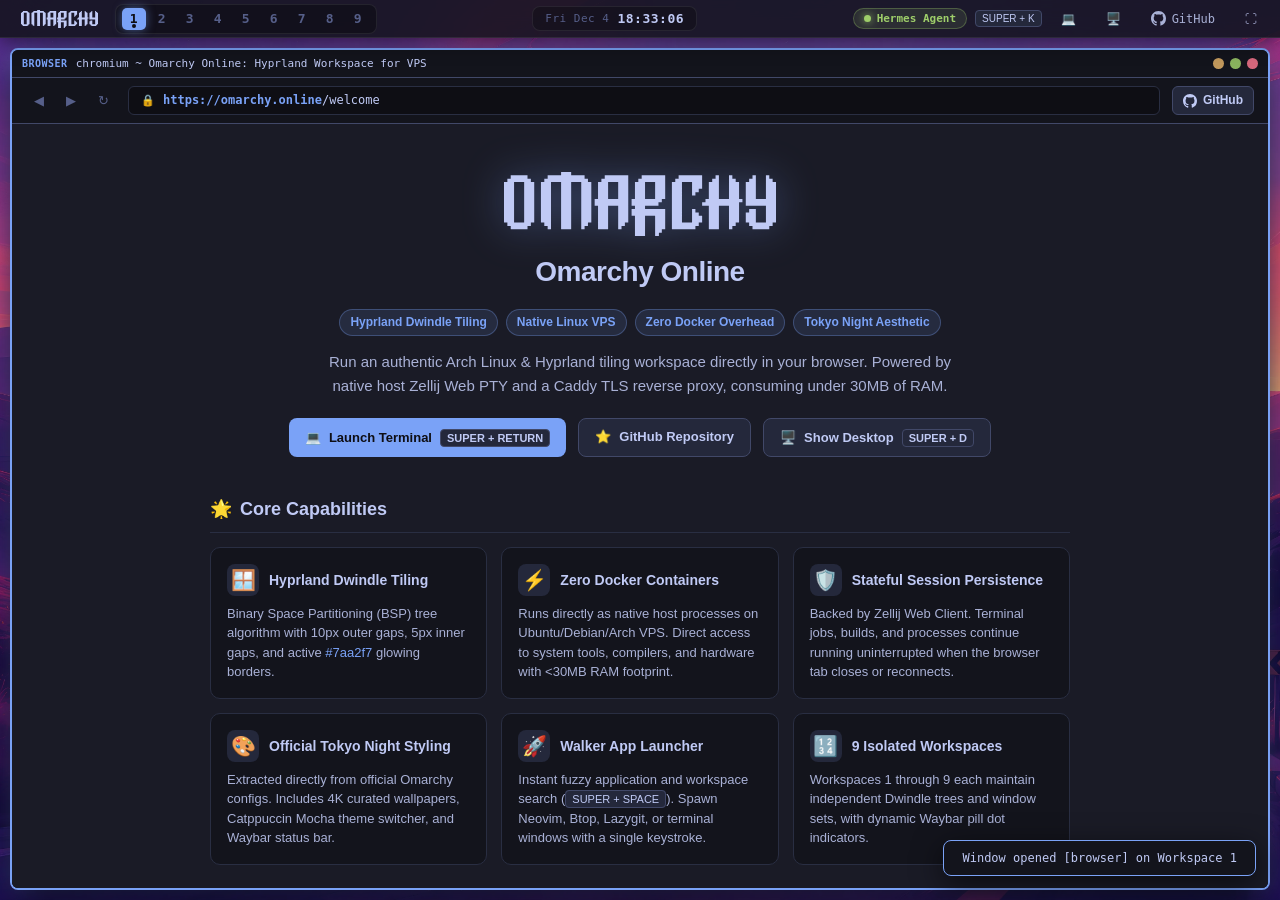
<file: index.html>
<!DOCTYPE html>
<html lang="en">
<head>
  <meta charset="UTF-8">
  <meta name="viewport" content="width=device-width, initial-scale=1.0">
  <title>Omarchy ~ Arch Linux / Hyprland</title>
  <link rel="icon" type="image/png" href="assets/icon.png">
  <link rel="stylesheet" href="style.css">
</head>
<body>

  <!-- 1. Omarchy Bar (Waybar / Quickshell Emulation) -->
  <header id="omarchy-bar">
    <div class="bar-section">
      <!-- Omarchy Menu Launcher Button -->
      <button class="bar-button omarchy-logo-btn" id="omarchy-menu-btn" title="Omarchy Menu (SUPER + SPACE)">
        <img src="assets/logo-white.svg" alt="Omarchy Logo">
      </button>

      <!-- Hyprland Workspaces 1-9 -->
      <div class="workspace-list" id="workspaces">
        <div class="ws-item active" data-ws="1">1</div>
        <div class="ws-item" data-ws="2">2</div>
        <div class="ws-item" data-ws="3">3</div>
        <div class="ws-item" data-ws="4">4</div>
        <div class="ws-item" data-ws="5">5</div>
        <div class="ws-item" data-ws="6">6</div>
        <div class="ws-item" data-ws="7">7</div>
        <div class="ws-item" data-ws="8">8</div>
        <div class="ws-item" data-ws="9">9</div>
      </div>
    </div>

    <!-- Center: Clock & Window Title -->
    <div class="bar-section">
      <div class="bar-clock" id="omarchy-clock">
        <span id="clock-date" class="clock-date">Sat Sep 26</span>
        <span id="clock-time">15:40:00</span>
      </div>
    </div>

    <!-- Right: Agent Status, Keybindings & Fullscreen -->
    <div class="bar-section">
      <div class="agent-pill" id="agent-badge" title="AI Agent Status: Active">
        <span class="pulse-dot"></span>
        <span>Hermes Agent</span>
      </div>

      <button class="badge-key" id="cheatsheet-btn" title="View Omarchy Keybindings (SUPER + K)">
        SUPER + K
      </button>

      <button class="bar-button" id="quick-term-btn" title="Launch Terminal (SUPER + RETURN)">
        <span>💻</span>
      </button>

      <button class="bar-button" id="show-desktop-btn" title="Show / Hide Desktop (SUPER + D)">
        <span>🖥️</span>
      </button>

      <a href="https://github.com/zhangcy122/omarchy-online" target="_blank" rel="noopener noreferrer" class="bar-button github-btn" id="github-repo-btn" title="View Repository on GitHub (zhangcy122/omarchy-online)">
        <svg height="15" width="15" viewBox="0 0 16 16" fill="currentColor">
          <path d="M8 0C3.58 0 0 3.58 0 8c0 3.54 2.29 6.53 5.47 7.59.4.07.55-.17.55-.38 0-.19-.01-.82-.01-1.49-2.01.37-2.53-.49-2.69-.94-.09-.23-.48-.94-.82-1.13-.28-.15-.68-.52-.01-.53.63-.01 1.08.58 1.23.82.72 1.21 1.87.87 2.33.66.07-.52.28-.87.51-1.07-1.78-.2-3.64-.89-3.64-3.95 0-.87.31-1.59.82-2.15-.08-.2-.36-1.02.08-2.12 0 0 .67-.21 2.2.82.64-.18 1.32-.27 2-.27.68 0 1.36.09 2 .27 1.53-1.04 2.2-.82 2.2-.82.44 1.1.16 1.92.08 2.12.51.56.82 1.27.82 2.15 0 3.07-1.87 3.75-3.65 3.95.29.25.54.73.54 1.48 0 1.07-.01 1.93-.01 2.2 0 .21.15.46.55.38A8.013 8.013 0 0016 8c0-4.42-3.58-8-8-8z"/>
        </svg>
        <span class="github-text">GitHub</span>
      </a>

      <button class="bar-button" id="fullscreen-btn" title="Toggle Fullscreen (SUPER + F)">
        <span>⛶</span>
      </button>
    </div>
  </header>

  <!-- 2. Hyprland Desktop Area (Gaps & Window Border) -->
  <main id="hypr-desktop">
    <!-- Empty Desktop Watermark (Visible when no windows open in workspace) -->
    <div id="empty-desktop-watermark" class="empty-desktop-watermark">
      <img src="assets/logo-white.svg" alt="Omarchy" class="watermark-logo">
      <div class="watermark-hint"><kbd class="badge-key">SUPER + RETURN</kbd> to launch terminal &bull; <kbd class="badge-key">SUPER + SPACE</kbd> for Walker</div>
    </div>

    <!-- Dynamic Window Container managed by Dwindle Layout Engine -->
    <div id="windows-container" class="windows-container"></div>
  </main>

  <!-- 3. Walker Application Launcher (SUPER + SPACE) -->
  <div class="modal-overlay" id="walker-modal">
    <div class="walker-window">
      <div class="walker-search-box">
        <img src="assets/icon.png" alt="Omarchy Icon" class="walker-logo">
        <input type="text" id="walker-input" placeholder="Search commands, applications, AI agents, or workspaces..." autocomplete="off">
        <span class="badge-key">ESC</span>
      </div>
      <div class="walker-results" id="walker-results">
        <!-- Dynamically injected items -->
      </div>
      <div class="walker-footer">
        <div class="walker-hints">
          <span><kbd class="badge-key">↑↓</kbd> navigate</span>
          <span><kbd class="badge-key">↵</kbd> select</span>
          <span><kbd class="badge-key">Esc</kbd> close</span>
        </div>
        <div>Walker Menu ~ Omarchy</div>
      </div>
    </div>
  </div>

  <!-- 4. Omarchy Official Keybindings Cheatsheet Modal (SUPER + K) -->
  <div class="modal-overlay" id="keybindings-modal">
    <div class="cheatsheet-window">
      <div class="cheatsheet-header">
        <div class="cheatsheet-title">
          <img src="assets/icon.png" alt="Omarchy" style="height: 22px; width: auto;">
          <span>Omarchy Official Keybindings Cheatsheet</span>
        </div>
        <span class="badge-key" id="close-cheatsheet-btn">ESC</span>
      </div>
      <div class="cheatsheet-body">
        <!-- Tiling & Windows -->
        <div class="key-group">
          <div class="key-group-title">🪟 Windows & Tiling (Hyprland)</div>
          <div class="key-row"><span class="key-desc">Close active window</span><kbd class="badge-key">SUPER + W / Q / C</kbd></div>
          <div class="key-row"><span class="key-desc">Show / Hide desktop</span><kbd class="badge-key">SUPER + D</kbd></div>
          <div class="key-row"><span class="key-desc">Toggle window fullscreen</span><kbd class="badge-key">SUPER + F</kbd></div>
          <div class="key-row"><span class="key-desc">Toggle window split</span><kbd class="badge-key">SUPER + J</kbd></div>
          <div class="key-row"><span class="key-desc">Toggle floating/tiling</span><kbd class="badge-key">SUPER + T</kbd></div>
          <div class="key-row"><span class="key-desc">Focus left/right/up/down</span><kbd class="badge-key">SUPER + Arrows</kbd></div>
          <div class="key-row"><span class="key-desc">Cycle window focus</span><kbd class="badge-key">ALT + TAB</kbd></div>
        </div>

        <!-- Workspaces -->
        <div class="key-group">
          <div class="key-group-title">🔢 Workspaces</div>
          <div class="key-row"><span class="key-desc">Switch to workspace 1..9</span><kbd class="badge-key">SUPER + 1..9</kbd></div>
          <div class="key-row"><span class="key-desc">Next / Previous workspace</span><kbd class="badge-key">SUPER + TAB</kbd></div>
          <div class="key-row"><span class="key-desc">Previous workspace</span><kbd class="badge-key">SUPER + SHIFT + TAB</kbd></div>
          <div class="key-row"><span class="key-desc">Move window to workspace</span><kbd class="badge-key">SUPER + SHIFT + 1..9</kbd></div>
        </div>

        <!-- Applications -->
        <div class="key-group">
          <div class="key-group-title">🚀 Applications & Tools</div>
          <div class="key-row"><span class="key-desc">Terminal (Alacritty / Ghostty)</span><kbd class="badge-key">SUPER + RETURN</kbd></div>
          <div class="key-row"><span class="key-desc">Walker App Launcher</span><kbd class="badge-key">SUPER + SPACE</kbd></div>
          <div class="key-row"><span class="key-desc">Neovim Editor</span><kbd class="badge-key">SUPER + SHIFT + N</kbd></div>
          <div class="key-row"><span class="key-desc">ChatGPT / AI Companion</span><kbd class="badge-key">SUPER + SHIFT + A</kbd></div>
          <div class="key-row"><span class="key-desc">Docker TUI Manager</span><kbd class="badge-key">SUPER + SHIFT + D</kbd></div>
          <div class="key-row"><span class="key-desc">Browser (Brave / Chromium)</span><kbd class="badge-key">SUPER + SHIFT + RETURN</kbd></div>
        </div>

        <!-- System & Appearance -->
        <div class="key-group">
          <div class="key-group-title">🎨 Appearance & System</div>
          <div class="key-row"><span class="key-desc">Keybindings Cheatsheet</span><kbd class="badge-key">SUPER + K</kbd></div>
          <div class="key-row"><span class="key-desc">Toggle top bar (Waybar)</span><kbd class="badge-key">SUPER + SHIFT + SPACE</kbd></div>
          <div class="key-row"><span class="key-desc">Switch background wallpaper</span><kbd class="badge-key">SUPER + CTRL + SPACE</kbd></div>
          <div class="key-row"><span class="key-desc">Theme menu (Tokyo Night / ...)</span><kbd class="badge-key">SUPER + SHIFT + CTRL + SPACE</kbd></div>
          <div class="key-row"><span class="key-desc">Lock system / Screen</span><kbd class="badge-key">SUPER + ESCAPE</kbd></div>
        </div>
      </div>
    </div>
  </div>

  <!-- Notification Toast -->
  <div id="toast"></div>

  <script src="dwindle.js"></script>
  <script src="app.js"></script>
</body>
</html>
</file>
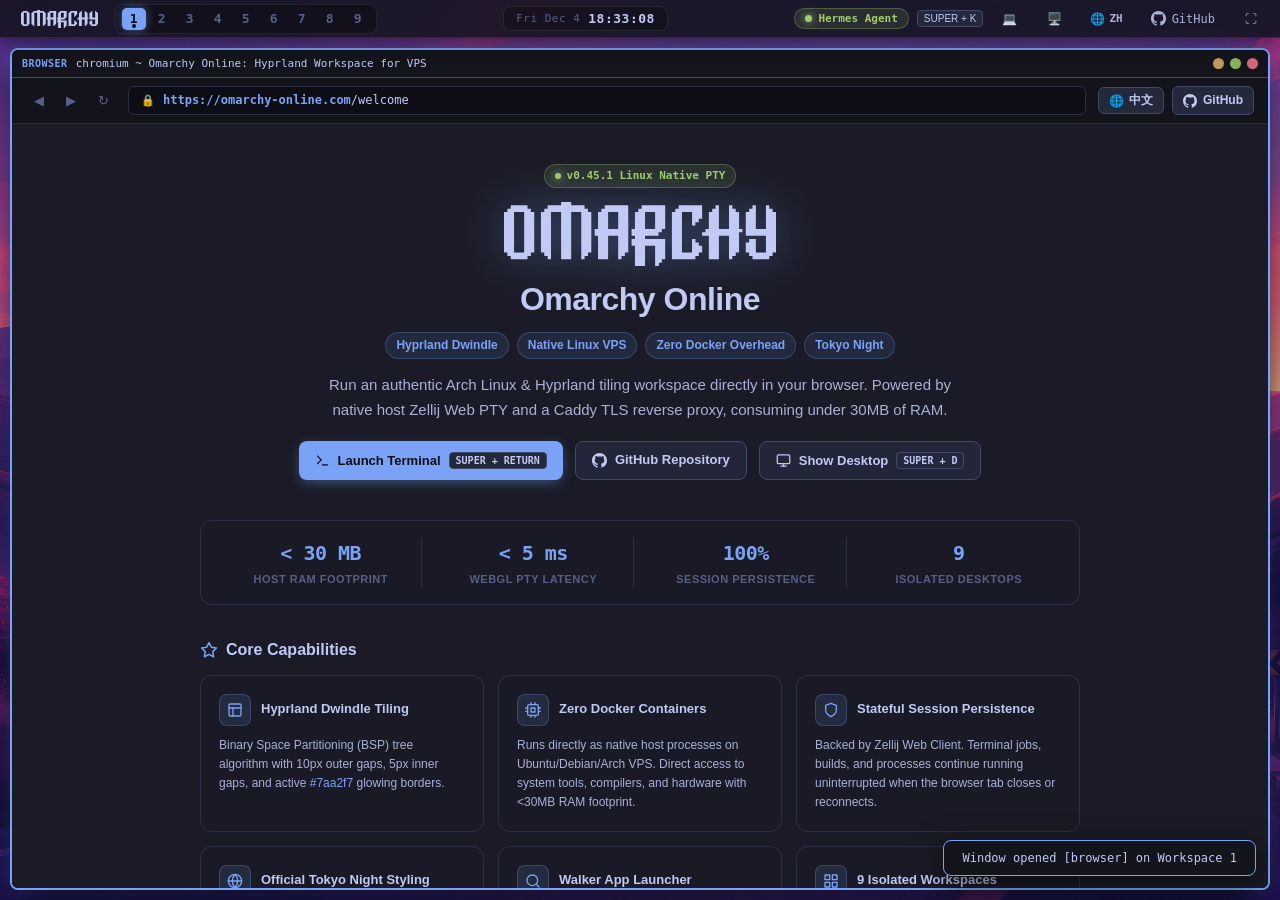
<file: web/index.html>
<!DOCTYPE html>
<html lang="en">
<head>
  <meta charset="UTF-8">
  <meta name="viewport" content="width=device-width, initial-scale=1.0">
  <title>Omarchy ~ Arch Linux / Hyprland</title>
  <link rel="icon" type="image/png" href="assets/icon.png">
  <link rel="stylesheet" href="style.css">
</head>
<body>

  <!-- 1. Omarchy Bar (Waybar / Quickshell Emulation) -->
  <header id="omarchy-bar">
    <div class="bar-section">
      <!-- Omarchy Menu Launcher Button -->
      <button class="bar-button omarchy-logo-btn" id="omarchy-menu-btn" title="Omarchy Menu (SUPER + SPACE)">
        <img src="assets/logo-white.svg" alt="Omarchy Logo">
      </button>

      <!-- Hyprland Workspaces 1-9 -->
      <div class="workspace-list" id="workspaces">
        <div class="ws-item active" data-ws="1">1</div>
        <div class="ws-item" data-ws="2">2</div>
        <div class="ws-item" data-ws="3">3</div>
        <div class="ws-item" data-ws="4">4</div>
        <div class="ws-item" data-ws="5">5</div>
        <div class="ws-item" data-ws="6">6</div>
        <div class="ws-item" data-ws="7">7</div>
        <div class="ws-item" data-ws="8">8</div>
        <div class="ws-item" data-ws="9">9</div>
      </div>
    </div>

    <!-- Center: Clock & Window Title -->
    <div class="bar-section">
      <div class="bar-clock" id="omarchy-clock">
        <span id="clock-date" class="clock-date">Sat Sep 26</span>
        <span id="clock-time">15:40:00</span>
      </div>
    </div>

    <!-- Right: Agent Status, Keybindings & Fullscreen -->
    <div class="bar-section">
      <div class="agent-pill" id="agent-badge" title="AI Agent Status: Active">
        <span class="pulse-dot"></span>
        <span>Hermes Agent</span>
      </div>

      <button class="badge-key" id="cheatsheet-btn" title="View Omarchy Keybindings (SUPER + K)">
        SUPER + K
      </button>

      <button class="bar-button" id="quick-term-btn" title="Launch Terminal (SUPER + RETURN)">
        <span>💻</span>
      </button>

      <button class="bar-button" id="show-desktop-btn" title="Show / Hide Desktop (SUPER + D)">
        <span>🖥️</span>
      </button>

      <button class="bar-button lang-btn" id="lang-toggle-btn" title="Switch Language / 切换中英文">
        <span>🌐</span>
        <span class="lang-text" id="lang-toggle-text">ZH</span>
      </button>

      <a href="https://github.com/zhangcy122/omarchy-online" target="_blank" rel="noopener noreferrer" class="bar-button github-btn" id="github-repo-btn" title="View Repository on GitHub (zhangcy122/omarchy-online)">
        <svg height="15" width="15" viewBox="0 0 16 16" fill="currentColor">
          <path d="M8 0C3.58 0 0 3.58 0 8c0 3.54 2.29 6.53 5.47 7.59.4.07.55-.17.55-.38 0-.19-.01-.82-.01-1.49-2.01.37-2.53-.49-2.69-.94-.09-.23-.48-.94-.82-1.13-.28-.15-.68-.52-.01-.53.63-.01 1.08.58 1.23.82.72 1.21 1.87.87 2.33.66.07-.52.28-.87.51-1.07-1.78-.2-3.64-.89-3.64-3.95 0-.87.31-1.59.82-2.15-.08-.2-.36-1.02.08-2.12 0 0 .67-.21 2.2.82.64-.18 1.32-.27 2-.27.68 0 1.36.09 2 .27 1.53-1.04 2.2-.82 2.2-.82.44 1.1.16 1.92.08 2.12.51.56.82 1.27.82 2.15 0 3.07-1.87 3.75-3.65 3.95.29.25.54.73.54 1.48 0 1.07-.01 1.93-.01 2.2 0 .21.15.46.55.38A8.013 8.013 0 0016 8c0-4.42-3.58-8-8-8z"/>
        </svg>
        <span class="github-text">GitHub</span>
      </a>

      <button class="bar-button" id="fullscreen-btn" title="Toggle Fullscreen (SUPER + F)">
        <span>⛶</span>
      </button>
    </div>
  </header>

  <!-- 2. Hyprland Desktop Area (Gaps & Window Border) -->
  <main id="hypr-desktop">
    <!-- Empty Desktop Watermark (Visible when no windows open in workspace) -->
    <div id="empty-desktop-watermark" class="empty-desktop-watermark">
      <img src="assets/logo-white.svg" alt="Omarchy" class="watermark-logo">
      <div class="watermark-hint"><kbd class="badge-key">SUPER + RETURN</kbd> to launch terminal &bull; <kbd class="badge-key">SUPER + SPACE</kbd> for Walker</div>
    </div>

    <!-- Dynamic Window Container managed by Dwindle Layout Engine -->
    <div id="windows-container" class="windows-container"></div>
  </main>

  <!-- 3. Walker Application Launcher (SUPER + SPACE) -->
  <div class="modal-overlay" id="walker-modal">
    <div class="walker-window">
      <div class="walker-search-box">
        <img src="assets/icon.png" alt="Omarchy Icon" class="walker-logo">
        <input type="text" id="walker-input" placeholder="Search commands, applications, AI agents, or workspaces..." autocomplete="off">
        <span class="badge-key">ESC</span>
      </div>
      <div class="walker-results" id="walker-results">
        <!-- Dynamically injected items -->
      </div>
      <div class="walker-footer">
        <div class="walker-hints">
          <span><kbd class="badge-key">↑↓</kbd> navigate</span>
          <span><kbd class="badge-key">↵</kbd> select</span>
          <span><kbd class="badge-key">Esc</kbd> close</span>
        </div>
        <div>Walker Menu ~ Omarchy</div>
      </div>
    </div>
  </div>

  <!-- 4. Omarchy Official Keybindings Cheatsheet Modal (SUPER + K) -->
  <div class="modal-overlay" id="keybindings-modal">
    <div class="cheatsheet-window">
      <div class="cheatsheet-header">
        <div class="cheatsheet-title">
          <img src="assets/icon.png" alt="Omarchy" style="height: 22px; width: auto;">
          <span>Omarchy Official Keybindings Cheatsheet</span>
        </div>
        <span class="badge-key" id="close-cheatsheet-btn">ESC</span>
      </div>
      <div class="cheatsheet-body">
        <!-- Tiling & Windows -->
        <div class="key-group">
          <div class="key-group-title">🪟 Windows & Tiling (Hyprland)</div>
          <div class="key-row"><span class="key-desc">Close active window</span><kbd class="badge-key">SUPER + W / Q / C</kbd></div>
          <div class="key-row"><span class="key-desc">Swap window position</span><kbd class="badge-key">SUPER + SHIFT + H/J/K/L / Arrows</kbd></div>
          <div class="key-row"><span class="key-desc">Show / Hide desktop</span><kbd class="badge-key">SUPER + D</kbd></div>
          <div class="key-row"><span class="key-desc">Toggle window fullscreen</span><kbd class="badge-key">SUPER + F</kbd></div>
          <div class="key-row"><span class="key-desc">Toggle window split</span><kbd class="badge-key">SUPER + J</kbd></div>
          <div class="key-row"><span class="key-desc">Toggle floating/tiling</span><kbd class="badge-key">SUPER + T</kbd></div>
          <div class="key-row"><span class="key-desc">Focus left/right/up/down</span><kbd class="badge-key">SUPER + Arrows</kbd></div>
          <div class="key-row"><span class="key-desc">Cycle window focus</span><kbd class="badge-key">ALT + TAB</kbd></div>
        </div>

        <!-- Workspaces -->
        <div class="key-group">
          <div class="key-group-title">🔢 Workspaces</div>
          <div class="key-row"><span class="key-desc">Switch to workspace 1..9</span><kbd class="badge-key">SUPER + 1..9</kbd></div>
          <div class="key-row"><span class="key-desc">Next / Previous workspace</span><kbd class="badge-key">SUPER + TAB</kbd></div>
          <div class="key-row"><span class="key-desc">Previous workspace</span><kbd class="badge-key">SUPER + SHIFT + TAB</kbd></div>
          <div class="key-row"><span class="key-desc">Move window to workspace</span><kbd class="badge-key">SUPER + SHIFT + 1..9</kbd></div>
        </div>

        <!-- Applications -->
        <div class="key-group">
          <div class="key-group-title">🚀 Applications & Tools</div>
          <div class="key-row"><span class="key-desc">Terminal (Alacritty / Ghostty)</span><kbd class="badge-key">SUPER + RETURN</kbd></div>
          <div class="key-row"><span class="key-desc">Walker App Launcher</span><kbd class="badge-key">SUPER + SPACE</kbd></div>
          <div class="key-row"><span class="key-desc">Neovim Editor</span><kbd class="badge-key">SUPER + SHIFT + N</kbd></div>
          <div class="key-row"><span class="key-desc">ChatGPT / AI Companion</span><kbd class="badge-key">SUPER + SHIFT + A</kbd></div>
          <div class="key-row"><span class="key-desc">Docker TUI Manager</span><kbd class="badge-key">SUPER + SHIFT + D</kbd></div>
          <div class="key-row"><span class="key-desc">Browser (Brave / Chromium)</span><kbd class="badge-key">SUPER + SHIFT + RETURN</kbd></div>
        </div>

        <!-- System & Appearance -->
        <div class="key-group">
          <div class="key-group-title">🎨 Appearance & System</div>
          <div class="key-row"><span class="key-desc">Keybindings Cheatsheet</span><kbd class="badge-key">SUPER + K</kbd></div>
          <div class="key-row"><span class="key-desc">Toggle top bar (Waybar)</span><kbd class="badge-key">SUPER + SHIFT + SPACE</kbd></div>
          <div class="key-row"><span class="key-desc">Switch background wallpaper</span><kbd class="badge-key">SUPER + CTRL + SPACE</kbd></div>
          <div class="key-row"><span class="key-desc">Theme menu (Tokyo Night / ...)</span><kbd class="badge-key">SUPER + SHIFT + CTRL + SPACE</kbd></div>
          <div class="key-row"><span class="key-desc">Lock system / Screen</span><kbd class="badge-key">SUPER + ESCAPE</kbd></div>
        </div>
      </div>
    </div>
  </div>

  <!-- Notification Toast -->
  <div id="toast"></div>

  <script src="dwindle.js"></script>
  <script src="app.js"></script>
</body>
</html>
</file>
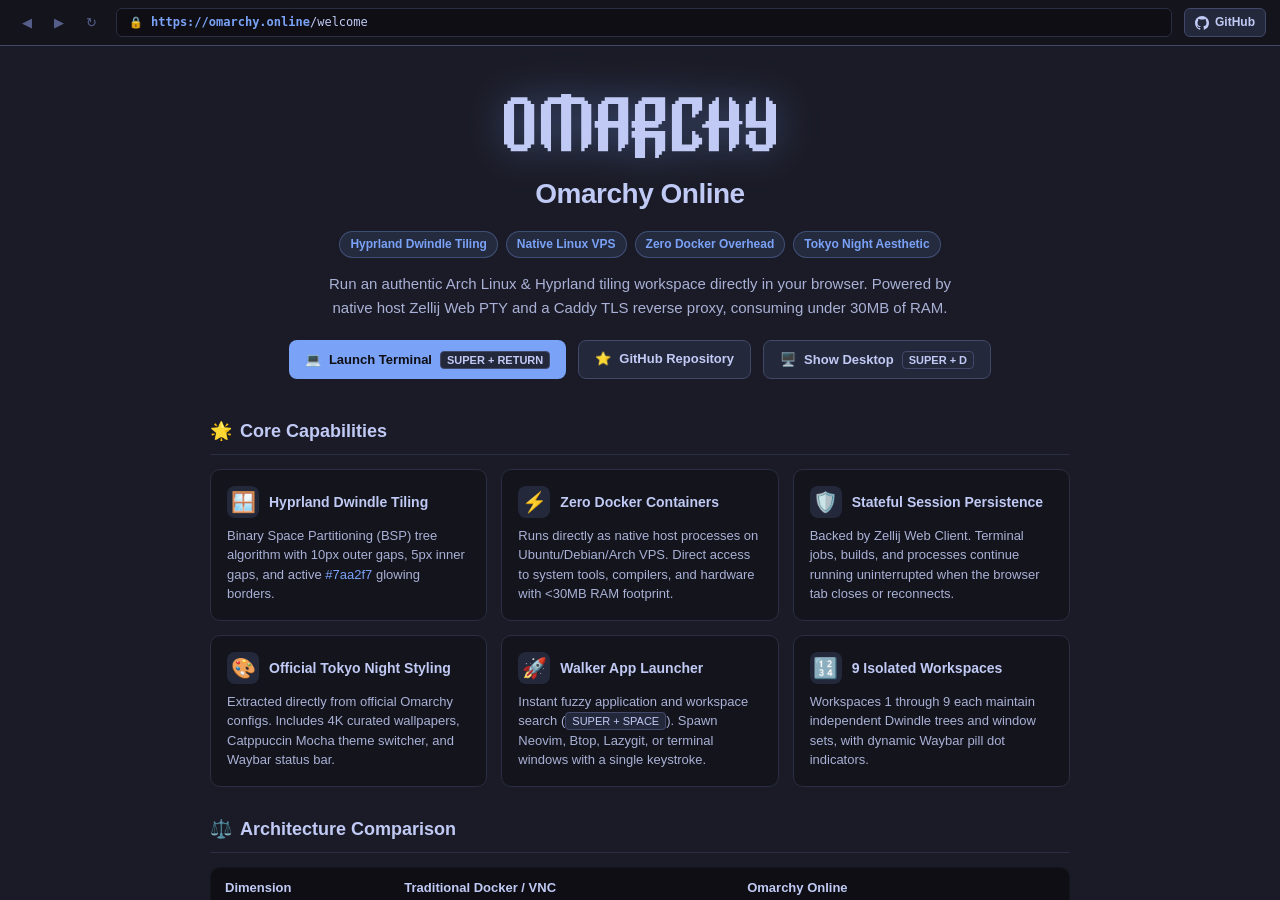
<file: browser-home.html>
<!DOCTYPE html>
<html lang="en">
<head>
  <meta charset="UTF-8">
  <meta name="viewport" content="width=device-width, initial-scale=1.0">
  <title>Omarchy Online - Home</title>
  <style>
    :root {
      --bg: #1a1b26;
      --bg-dark: #13141c;
      --bg-darker: #0e0e14;
      --bg-lighter: #24283b;
      --border: #414868;
      --border-subtle: #292e42;
      --fg: #a9b1d6;
      --fg-bright: #c0caf5;
      --fg-dark: #565f89;
      --accent: #7aa2f7;
      --accent-hover: #89b4fa;
      --green: #9ece6a;
      --cyan: #7dcfff;
      --purple: #bb9af7;
      --orange: #ff9e64;
    }

    * {
      box-sizing: border-box;
      margin: 0;
      padding: 0;
    }

    body {
      background: var(--bg);
      color: var(--fg);
      font-family: -apple-system, BlinkMacSystemFont, "Segoe UI", Roboto, Helvetica, Arial, sans-serif;
      font-size: 14px;
      line-height: 1.6;
      display: flex;
      flex-direction: column;
      height: 100vh;
      overflow: hidden;
    }

    /* 1. Simulated Browser Navigation Bar */
    .browser-toolbar {
      background: var(--bg-dark);
      border-bottom: 1px solid var(--border);
      padding: 8px 14px;
      display: flex;
      align-items: center;
      gap: 12px;
      flex-shrink: 0;
      user-select: none;
    }

    .nav-buttons {
      display: flex;
      gap: 6px;
    }

    .nav-btn {
      background: transparent;
      border: 1px solid transparent;
      color: var(--fg-dark);
      width: 26px;
      height: 26px;
      border-radius: 6px;
      cursor: pointer;
      display: flex;
      align-items: center;
      justify-content: center;
      font-size: 13px;
      transition: all 0.15s ease;
    }

    .nav-btn:hover {
      background: var(--bg-lighter);
      color: var(--fg-bright);
    }

    .address-bar {
      flex: 1;
      background: var(--bg-darker);
      border: 1px solid var(--border-subtle);
      border-radius: 6px;
      padding: 4px 12px;
      display: flex;
      align-items: center;
      gap: 8px;
      font-family: 'JetBrains Mono', Consolas, monospace;
      font-size: 12px;
      color: var(--fg-bright);
    }

    .lock-icon {
      color: var(--green);
      font-size: 11px;
    }

    .url-text {
      flex: 1;
      overflow: hidden;
      text-overflow: ellipsis;
      white-space: nowrap;
    }

    .url-highlight {
      color: var(--accent);
      font-weight: 600;
    }

    .toolbar-actions {
      display: flex;
      align-items: center;
      gap: 8px;
    }

    .github-link-btn {
      background: var(--bg-lighter);
      border: 1px solid var(--border);
      color: var(--fg-bright);
      text-decoration: none;
      padding: 4px 10px;
      border-radius: 6px;
      font-size: 12px;
      font-weight: 600;
      display: flex;
      align-items: center;
      gap: 6px;
      transition: all 0.15s ease;
    }

    .github-link-btn:hover {
      background: var(--accent);
      color: var(--bg-darker);
      border-color: var(--accent);
    }

    /* 2. Web Page Scrollable Content */
    .page-viewport {
      flex: 1;
      overflow-y: auto;
      padding: 28px 24px;
      display: flex;
      flex-direction: column;
      align-items: center;
    }

    .content-container {
      width: 100%;
      max-width: 860px;
      display: flex;
      flex-direction: column;
      gap: 28px;
    }

    /* Hero Section */
    .hero-section {
      text-align: center;
      padding: 20px 0 10px 0;
      display: flex;
      flex-direction: column;
      align-items: center;
      gap: 14px;
    }

    .hero-logo {
      height: 64px;
      width: auto;
      filter: drop-shadow(0 0 20px rgba(122, 162, 247, 0.4));
    }

    .hero-title {
      font-size: 28px;
      font-weight: 800;
      color: var(--fg-bright);
      letter-spacing: -0.5px;
    }

    .hero-badge-row {
      display: flex;
      gap: 8px;
      flex-wrap: wrap;
      justify-content: center;
    }

    .hero-badge {
      background: rgba(122, 162, 247, 0.12);
      border: 1px solid rgba(122, 162, 247, 0.3);
      color: var(--accent);
      padding: 3px 10px;
      border-radius: 999px;
      font-size: 12px;
      font-weight: 600;
    }

    .hero-desc {
      font-size: 15px;
      color: var(--fg);
      max-width: 650px;
      line-height: 1.6;
    }

    /* Action CTA Buttons */
    .action-row {
      display: flex;
      gap: 12px;
      flex-wrap: wrap;
      justify-content: center;
      margin-top: 6px;
    }

    .btn {
      padding: 8px 16px;
      border-radius: 8px;
      font-weight: 600;
      font-size: 13px;
      cursor: pointer;
      display: inline-flex;
      align-items: center;
      gap: 8px;
      transition: all 0.18s ease;
      text-decoration: none;
      border: none;
      font-family: inherit;
    }

    .btn-primary {
      background: var(--accent);
      color: var(--bg-darker);
    }

    .btn-primary:hover {
      background: var(--accent-hover);
      box-shadow: 0 0 15px rgba(122, 162, 247, 0.5);
      transform: translateY(-1px);
    }

    .btn-secondary {
      background: var(--bg-lighter);
      color: var(--fg-bright);
      border: 1px solid var(--border);
    }

    .btn-secondary:hover {
      border-color: var(--accent);
      color: var(--accent);
      transform: translateY(-1px);
    }

    /* Features Grid */
    .section-title {
      font-size: 18px;
      font-weight: 700;
      color: var(--fg-bright);
      display: flex;
      align-items: center;
      gap: 8px;
      border-bottom: 1px solid var(--border-subtle);
      padding-bottom: 8px;
    }

    .features-grid {
      display: grid;
      grid-template-columns: repeat(auto-fit, minmax(260px, 1fr));
      gap: 14px;
    }

    .feature-card {
      background: var(--bg-dark);
      border: 1px solid var(--border-subtle);
      border-radius: 10px;
      padding: 16px;
      display: flex;
      flex-direction: column;
      gap: 8px;
      transition: all 0.18s ease;
    }

    .feature-card:hover {
      border-color: var(--accent);
      transform: translateY(-2px);
      box-shadow: 0 8px 24px rgba(0, 0, 0, 0.4);
    }

    .feature-header {
      display: flex;
      align-items: center;
      gap: 10px;
    }

    .feature-icon {
      font-size: 20px;
      width: 32px;
      height: 32px;
      background: var(--bg-lighter);
      border-radius: 8px;
      display: flex;
      align-items: center;
      justify-content: center;
    }

    .feature-name {
      font-size: 14px;
      font-weight: 700;
      color: var(--fg-bright);
    }

    .feature-body {
      font-size: 13px;
      color: var(--fg);
      line-height: 1.5;
    }

    /* Comparison Table */
    .comp-table {
      width: 100%;
      border-collapse: collapse;
      background: var(--bg-dark);
      border-radius: 10px;
      overflow: hidden;
      border: 1px solid var(--border-subtle);
      font-size: 13px;
    }

    .comp-table th, .comp-table td {
      padding: 10px 14px;
      text-align: left;
      border-bottom: 1px solid var(--border-subtle);
    }

    .comp-table th {
      background: var(--bg-darker);
      color: var(--fg-bright);
      font-weight: 700;
    }

    .comp-table tr:last-child td {
      border-bottom: none;
    }

    .tag-green {
      color: var(--green);
      font-weight: 600;
    }

    .tag-red {
      color: #f7768e;
    }

    /* Code Snippet */
    .code-box {
      background: var(--bg-darker);
      border: 1px solid var(--border);
      border-radius: 8px;
      padding: 12px 16px;
      font-family: 'JetBrains Mono', Consolas, monospace;
      font-size: 12px;
      color: var(--cyan);
      overflow-x: auto;
      user-select: all;
    }

    /* Footer */
    .footer {
      text-align: center;
      padding: 20px 0;
      color: var(--fg-dark);
      font-size: 12px;
      border-top: 1px solid var(--border-subtle);
      display: flex;
      flex-direction: column;
      gap: 6px;
      align-items: center;
    }

    .footer a {
      color: var(--accent);
      text-decoration: none;
    }

    .footer a:hover {
      text-decoration: underline;
    }

    kbd {
      background: var(--bg-lighter);
      border: 1px solid var(--border);
      border-radius: 4px;
      padding: 2px 6px;
      font-size: 11px;
      font-family: inherit;
      color: var(--fg-bright);
    }

    /* Mobile Responsive Styles */
    @media (max-width: 600px) {
      .browser-toolbar {
        padding: 6px 8px;
        gap: 6px;
      }

      .nav-buttons {
        display: none;
      }

      .address-bar {
        padding: 4px 8px;
        font-size: 11px;
      }

      .github-link-btn span {
        display: none;
      }

      .page-viewport {
        padding: 16px 12px;
      }

      .hero-logo {
        height: 48px;
      }

      .hero-title {
        font-size: 22px;
      }

      .hero-desc {
        font-size: 13px;
      }

      .hero-badge-row {
        gap: 4px;
      }

      .hero-badge {
        font-size: 10px;
        padding: 2px 7px;
      }

      .action-row {
        flex-direction: column;
        width: 100%;
      }

      .btn {
        width: 100%;
        justify-content: center;
        padding: 9px 12px;
        font-size: 13px;
      }

      .btn kbd {
        display: none;
      }

      .features-grid {
        grid-template-columns: 1fr;
        gap: 10px;
      }

      .comp-table {
        display: block;
        overflow-x: auto;
        font-size: 11px;
      }

      .comp-table th, .comp-table td {
        padding: 8px 10px;
      }

      .code-box {
        font-size: 11px;
        padding: 10px;
        white-space: pre-wrap;
        word-break: break-all;
      }
    }
  </style>
</head>
<body>

  <!-- 1. Simulated Browser Navigation Bar -->
  <header class="browser-toolbar">
    <div class="nav-buttons">
      <button class="nav-btn" title="Back" onclick="window.history.back()">◀</button>
      <button class="nav-btn" title="Forward" onclick="window.history.forward()">▶</button>
      <button class="nav-btn" title="Reload" onclick="window.location.reload()">↻</button>
    </div>

    <div class="address-bar">
      <span class="lock-icon">🔒</span>
      <div class="url-text">
        <span class="url-highlight">https://omarchy.online</span>/welcome
      </div>
    </div>

    <div class="toolbar-actions">
      <a href="https://github.com/zhangcy122/omarchy-online" target="_blank" rel="noopener noreferrer" class="github-link-btn" title="GitHub Repository">
        <svg height="14" width="14" viewBox="0 0 16 16" fill="currentColor">
          <path d="M8 0C3.58 0 0 3.58 0 8c0 3.54 2.29 6.53 5.47 7.59.4.07.55-.17.55-.38 0-.19-.01-.82-.01-1.49-2.01.37-2.53-.49-2.69-.94-.09-.23-.48-.94-.82-1.13-.28-.15-.68-.52-.01-.53.63-.01 1.08.58 1.23.82.72 1.21 1.87.87 2.33.66.07-.52.28-.87.51-1.07-1.78-.2-3.64-.89-3.64-3.95 0-.87.31-1.59.82-2.15-.08-.2-.36-1.02.08-2.12 0 0 .67-.21 2.2.82.64-.18 1.32-.27 2-.27.68 0 1.36.09 2 .27 1.53-1.04 2.2-.82 2.2-.82.44 1.1.16 1.92.08 2.12.51.56.82 1.27.82 2.15 0 3.07-1.87 3.75-3.65 3.95.29.25.54.73.54 1.48 0 1.07-.01 1.93-.01 2.2 0 .21.15.46.55.38A8.013 8.013 0 0016 8c0-4.42-3.58-8-8-8z"/>
        </svg>
        <span>GitHub</span>
      </a>
    </div>
  </header>

  <!-- 2. Web Page Scrollable Content -->
  <main class="page-viewport">
    <div class="content-container">

      <!-- Hero Section -->
      <section class="hero-section">
        <img src="assets/logo-white.svg" alt="Omarchy Logo" class="hero-logo">
        <h1 class="hero-title">Omarchy Online</h1>
        
        <div class="hero-badge-row">
          <span class="hero-badge">Hyprland Dwindle Tiling</span>
          <span class="hero-badge">Native Linux VPS</span>
          <span class="hero-badge">Zero Docker Overhead</span>
          <span class="hero-badge">Tokyo Night Aesthetic</span>
        </div>

        <p class="hero-desc">
          Run an authentic Arch Linux & Hyprland tiling workspace directly in your browser. 
          Powered by native host Zellij Web PTY and a Caddy TLS reverse proxy, consuming under 30MB of RAM.
        </p>

        <!-- Interactive CTAs -->
        <div class="action-row">
          <button class="btn btn-primary" id="btn-spawn-term" title="Launch a new terminal window">
            <span>💻</span>
            <span>Launch Terminal</span>
            <kbd>SUPER + RETURN</kbd>
          </button>

          <a href="https://github.com/zhangcy122/omarchy-online" target="_blank" rel="noopener noreferrer" class="btn btn-secondary">
            <span>⭐</span>
            <span>GitHub Repository</span>
          </a>

          <button class="btn btn-secondary" id="btn-toggle-desktop" title="Hide/restore all windows">
            <span>🖥️</span>
            <span>Show Desktop</span>
            <kbd>SUPER + D</kbd>
          </button>
        </div>
      </section>

      <!-- Key Features Section -->
      <section>
        <h2 class="section-title">
          <span>🌟</span>
          <span>Core Capabilities</span>
        </h2>
        <div class="features-grid" style="margin-top: 14px;">
          
          <div class="feature-card">
            <div class="feature-header">
              <div class="feature-icon">🪟</div>
              <div class="feature-name">Hyprland Dwindle Tiling</div>
            </div>
            <div class="feature-body">
              Binary Space Partitioning (BSP) tree algorithm with 10px outer gaps, 5px inner gaps, and active <span style="color: var(--accent);">#7aa2f7</span> glowing borders.
            </div>
          </div>

          <div class="feature-card">
            <div class="feature-header">
              <div class="feature-icon">⚡</div>
              <div class="feature-name">Zero Docker Containers</div>
            </div>
            <div class="feature-body">
              Runs directly as native host processes on Ubuntu/Debian/Arch VPS. Direct access to system tools, compilers, and hardware with &lt;30MB RAM footprint.
            </div>
          </div>

          <div class="feature-card">
            <div class="feature-header">
              <div class="feature-icon">🛡️</div>
              <div class="feature-name">Stateful Session Persistence</div>
            </div>
            <div class="feature-body">
              Backed by Zellij Web Client. Terminal jobs, builds, and processes continue running uninterrupted when the browser tab closes or reconnects.
            </div>
          </div>

          <div class="feature-card">
            <div class="feature-header">
              <div class="feature-icon">🎨</div>
              <div class="feature-name">Official Tokyo Night Styling</div>
            </div>
            <div class="feature-body">
              Extracted directly from official Omarchy configs. Includes 4K curated wallpapers, Catppuccin Mocha theme switcher, and Waybar status bar.
            </div>
          </div>

          <div class="feature-card">
            <div class="feature-header">
              <div class="feature-icon">🚀</div>
              <div class="feature-name">Walker App Launcher</div>
            </div>
            <div class="feature-body">
              Instant fuzzy application and workspace search (<kbd>SUPER + SPACE</kbd>). Spawn Neovim, Btop, Lazygit, or terminal windows with a single keystroke.
            </div>
          </div>

          <div class="feature-card">
            <div class="feature-header">
              <div class="feature-icon">🔢</div>
              <div class="feature-name">9 Isolated Workspaces</div>
            </div>
            <div class="feature-body">
              Workspaces 1 through 9 each maintain independent Dwindle trees and window sets, with dynamic Waybar pill dot indicators.
            </div>
          </div>

        </div>
      </section>

      <!-- Architecture Comparison -->
      <section>
        <h2 class="section-title">
          <span>⚖️</span>
          <span>Architecture Comparison</span>
        </h2>
        <table class="comp-table" style="margin-top: 14px;">
          <thead>
            <tr>
              <th>Dimension</th>
              <th>Traditional Docker / VNC</th>
              <th>Omarchy Online</th>
            </tr>
          </thead>
          <tbody>
            <tr>
              <td><strong>Host Footprint</strong></td>
              <td class="tag-red">500MB ~ 2GB RAM (KVM / Docker / X11)</td>
              <td class="tag-green">&lt;30MB RAM (Native Linux Binary)</td>
            </tr>
            <tr>
              <td><strong>Latency & Typing</strong></td>
              <td class="tag-red">Compressed bitmap video streaming (~100ms)</td>
              <td class="tag-green">Native WebGL character rendering (&lt;5ms)</td>
            </tr>
            <tr>
              <td><strong>Disconnection</strong></td>
              <td class="tag-red">VNC sessions can crash or desync</td>
              <td class="tag-green">Zellij PTY server daemon (Zero Loss)</td>
            </tr>
            <tr>
              <td><strong>Environment Access</strong></td>
              <td class="tag-red">Isolated in container containerized paths</td>
              <td class="tag-green">Direct host shell ($HOME, packages, tools)</td>
            </tr>
          </tbody>
        </table>
      </section>

      <!-- Quickstart Command -->
      <section>
        <h2 class="section-title">
          <span>🚀</span>
          <span>Deploy to VPS in 3 Steps</span>
        </h2>
        <div class="code-box" style="margin-top: 14px;">
git clone https://github.com/zhangcy122/omarchy-online.git<br>
cd omarchy-online &amp;&amp; ./scripts/install_zellij.sh<br>
./scripts/run_omarchy_web.sh start
        </div>
      </section>

      <!-- Footer -->
      <footer class="footer">
        <div>Omarchy Online is open source under the MIT License.</div>
        <div>
          <a href="https://github.com/zhangcy122/omarchy-online" target="_blank" rel="noopener noreferrer">GitHub Repository</a> &bull;
          <a href="https://github.com/basecamp/omarchy" target="_blank" rel="noopener noreferrer">Upstream Omarchy Project</a>
        </div>
      </footer>

    </div>
  </main>

  <script>
    // Forward Hyprland global shortcuts to parent window
    window.addEventListener('keydown', (e) => {
      if (e.metaKey || e.altKey) {
        try {
          window.parent?.handleHyprlandKeydown?.(e);
        } catch (err) {}
      }
    });

    // Button actions interacting with parent window
    document.getElementById('btn-spawn-term')?.addEventListener('click', () => {
      try {
        if (window.parent && window.parent.spawnWindow) {
          window.parent.spawnWindow(window.parent.currentWorkspace, {
            type: 'terminal',
            title: 'alacritty ~ user@omarchy:~'
          });
        }
      } catch (e) {
        console.warn('Spawn terminal error:', e);
      }
    });

    document.getElementById('btn-toggle-desktop')?.addEventListener('click', () => {
      try {
        if (window.parent && window.parent.toggleShowDesktop) {
          window.parent.toggleShowDesktop();
        }
      } catch (e) {
        console.warn('Toggle desktop error:', e);
      }
    });
  </script>
</body>
</html>
</file>
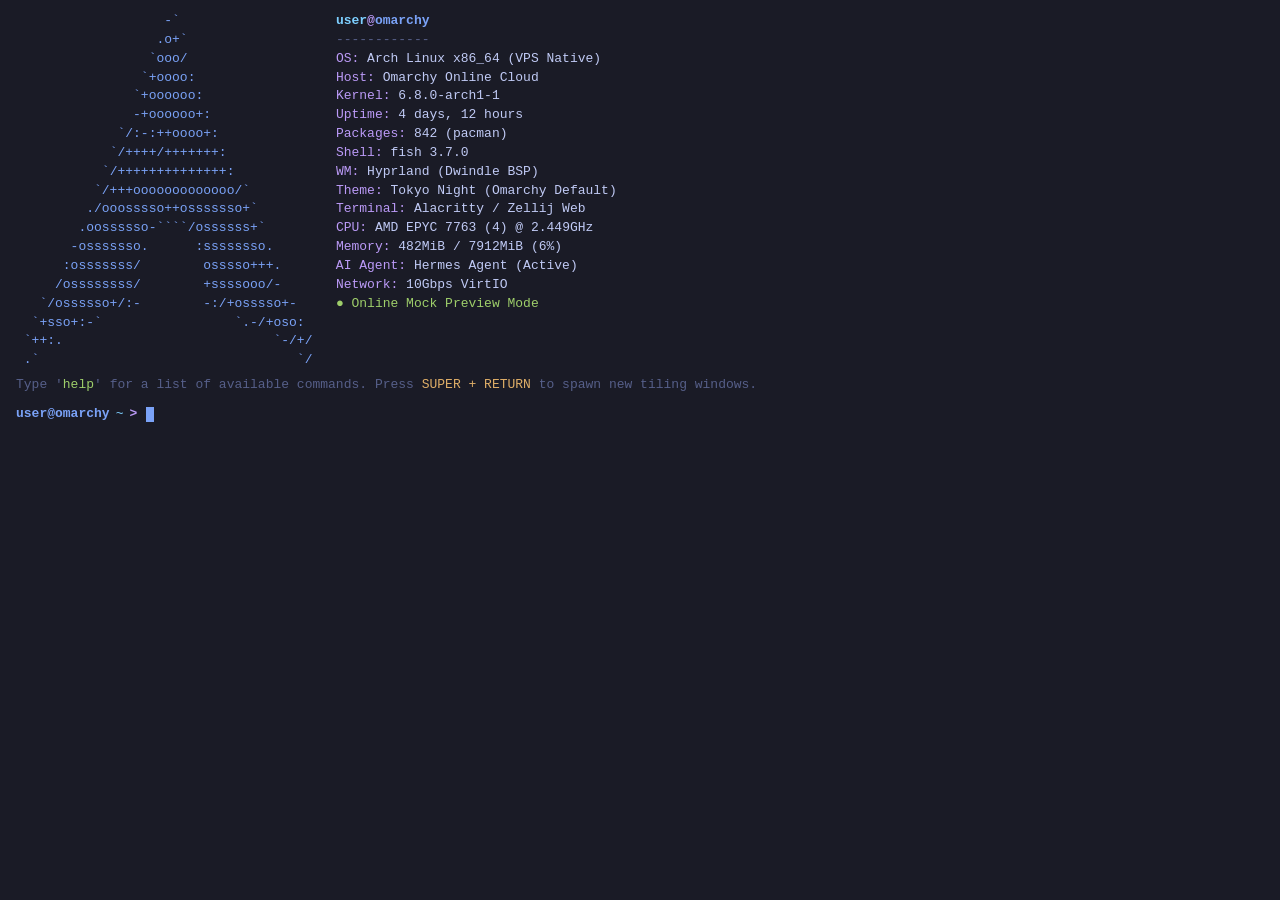
<file: terminal-mock.html>
<!DOCTYPE html>
<html lang="en">
<head>
  <meta charset="UTF-8">
  <meta name="viewport" content="width=device-width, initial-scale=1.0">
  <title>Omarchy Mock Terminal</title>
  <style>
    * {
      box-sizing: border-box;
      margin: 0;
      padding: 0;
    }
    body, html {
      width: 100%;
      height: 100%;
      background: #1a1b26;
      color: #c0caf5;
      font-family: 'JetBrains Mono', 'Fira Code', 'Cascadia Code', Consolas, Menlo, Monaco, 'Courier New', monospace;
      font-size: 13px;
      line-height: 1.45;
      overflow-x: hidden;
      overflow-y: auto;
      user-select: text;
    }
    #terminal-container {
      padding: 12px 16px;
      min-height: 100%;
      display: flex;
      flex-direction: column;
      cursor: text;
    }
    .ansi-cyan { color: #7dcfff; }
    .ansi-blue { color: #7aa2f7; }
    .ansi-purple { color: #bb9af7; }
    .ansi-green { color: #9ece6a; }
    .ansi-yellow { color: #e0af68; }
    .ansi-red { color: #f7768e; }
    .ansi-gray { color: #565f89; }
    .ansi-white { color: #c0caf5; font-weight: 600; }
    .ansi-bold { font-weight: 700; }
    
    pre {
      font-family: inherit;
      white-space: pre-wrap;
      word-break: break-all;
    }

    .output-block {
      margin-bottom: 6px;
    }

    .command-line {
      display: flex;
      align-items: center;
      flex-wrap: wrap;
      margin-top: 4px;
    }

    .prompt-prefix {
      color: #7aa2f7;
      font-weight: 700;
      margin-right: 6px;
      white-space: nowrap;
    }

    .prompt-dir {
      color: #7dcfff;
      margin-right: 6px;
    }

    .prompt-symbol {
      color: #bb9af7;
      font-weight: 700;
      margin-right: 8px;
    }

    .input-wrapper {
      display: inline-flex;
      align-items: center;
      flex: 1;
      position: relative;
    }

    .cmd-text {
      color: #c0caf5;
      white-space: pre;
    }

    .cursor {
      display: inline-block;
      width: 8px;
      height: 15px;
      background: #7aa2f7;
      vertical-align: middle;
      animation: blink 1s step-end infinite;
      margin-left: 1px;
    }

    @keyframes blink {
      0%, 100% { opacity: 1; }
      50% { opacity: 0; }
    }

    /* Hidden real input capturing key events on mobile/desktop */
    #hidden-input {
      position: absolute;
      opacity: 0;
      left: -9999px;
      top: -9999px;
      width: 1px;
      height: 1px;
    }

    .app-screen {
      border: 1px solid #414868;
      border-radius: 6px;
      padding: 10px;
      background: #16161e;
      margin: 8px 0;
    }

    .app-header {
      border-bottom: 1px solid #414868;
      padding-bottom: 6px;
      margin-bottom: 8px;
      display: flex;
      justify-content: space-between;
      color: #bb9af7;
      font-weight: 700;
    }
  </style>
</head>
<body>
  <div id="terminal-container">
    <div id="history"></div>
    <div class="command-line" id="current-line">
      <span class="prompt-prefix">user@omarchy</span>
      <span class="prompt-dir">~</span>
      <span class="prompt-symbol">&gt;</span>
      <div class="input-wrapper">
        <span id="cmd-display" class="cmd-text"></span>
        <span class="cursor"></span>
      </div>
    </div>
    <input type="text" id="hidden-input" autocomplete="off" autocapitalize="off" spellcheck="false">
  </div>

  <script>
    const historyEl = document.getElementById('history');
    const cmdDisplay = document.getElementById('cmd-display');
    const hiddenInput = document.getElementById('hidden-input');
    const container = document.getElementById('terminal-container');

    let currentInput = '';
    const cmdHistory = [];
    let historyIndex = -1;

    const FASTFETCH_ART = `
                   <span class="ansi-blue">-\`</span>                    <span class="ansi-cyan ansi-bold">user</span><span class="ansi-purple ansi-bold">@</span><span class="ansi-blue ansi-bold">omarchy</span>
                  <span class="ansi-blue">.o+\`</span>                   <span class="ansi-gray">------------</span>
                 <span class="ansi-blue">\`ooo/</span>                   <span class="ansi-purple">OS:</span> Arch Linux x86_64 (VPS Native)
                <span class="ansi-blue">\`+oooo:</span>                  <span class="ansi-purple">Host:</span> Omarchy Online Cloud
               <span class="ansi-blue">\`+oooooo:</span>                 <span class="ansi-purple">Kernel:</span> 6.8.0-arch1-1
               <span class="ansi-blue">-+oooooo+:</span>                <span class="ansi-purple">Uptime:</span> 4 days, 12 hours
             <span class="ansi-blue">\`/:-:++oooo+:</span>               <span class="ansi-purple">Packages:</span> 842 (pacman)
            <span class="ansi-blue">\`/++++/+++++++:</span>              <span class="ansi-purple">Shell:</span> fish 3.7.0
           <span class="ansi-blue">\`/++++++++++++++:</span>             <span class="ansi-purple">WM:</span> Hyprland (Dwindle BSP)
          <span class="ansi-blue">\`/+++ooooooooooooo/\`</span>           <span class="ansi-purple">Theme:</span> Tokyo Night (Omarchy Default)
         <span class="ansi-blue">./ooosssso++osssssso+\`</span>          <span class="ansi-purple">Terminal:</span> Alacritty / Zellij Web
        <span class="ansi-blue">.oossssso-\`\`\`\`/ossssss+\`</span>         <span class="ansi-purple">CPU:</span> AMD EPYC 7763 (4) @ 2.449GHz
       <span class="ansi-blue">-osssssso.      :ssssssso.</span>        <span class="ansi-purple">Memory:</span> 482MiB / 7912MiB (6%)
      <span class="ansi-blue">:osssssss/        osssso+++.</span>       <span class="ansi-purple">AI Agent:</span> Hermes Agent (Active)
     <span class="ansi-blue">/ossssssss/        +ssssooo/-</span>       <span class="ansi-purple">Network:</span> 10Gbps VirtIO
   <span class="ansi-blue">\`/ossssso+/:-        -:/+osssso+-</span>     <span class="ansi-green">● Online Mock Preview Mode</span>
  <span class="ansi-blue">\`+sso+:-\`                 \`.-/+oso:</span>
 <span class="ansi-blue">\`++:.                           \`-/+/</span>
 <span class="ansi-blue">.\`                                 \`/</span>
`;

    function appendOutput(html) {
      const block = document.createElement('div');
      block.className = 'output-block';
      block.innerHTML = html;
      historyEl.appendChild(block);
      window.scrollTo(0, document.body.scrollHeight);
    }

    function executeCommand(cmd) {
      const trimmed = cmd.trim();
      if (!trimmed) {
        appendOutput(`<div class="command-line"><span class="prompt-prefix">user@omarchy</span> <span class="prompt-dir">~</span> <span class="prompt-symbol">&gt;</span></div>`);
        return;
      }

      cmdHistory.push(trimmed);
      historyIndex = cmdHistory.length;

      // Print command entered
      appendOutput(`<div class="command-line"><span class="prompt-prefix">user@omarchy</span> <span class="prompt-dir">~</span> <span class="prompt-symbol">&gt;</span> <span class="ansi-white">${escapeHtml(trimmed)}</span></div>`);

      const parts = trimmed.split(' ');
      const mainCmd = parts[0].toLowerCase();

      switch (mainCmd) {
        case 'help':
          appendOutput(`
<span class="ansi-cyan ansi-bold">Omarchy Online Interactive Shell ~ Available Commands:</span>
  <span class="ansi-green">fastfetch</span>     Display Arch Linux & Omarchy system information
  <span class="ansi-green">btop</span>          Launch terminal resource monitor (CPU, Memory, Disks)
  <span class="ansi-green">nvim</span>          Open Neovim editor (Tokyo Night Omarchy config)
  <span class="ansi-green">lazygit</span>       Launch git terminal UI
  <span class="ansi-green">ls, ll</span>        List directory contents
  <span class="ansi-green">cat</span> &lt;file&gt;    Print file content
  <span class="ansi-green">caw</span>           Show Code as World 7-step engine status
  <span class="ansi-green">hermes</span>        Nous Hermes AI Agent terminal interface
  <span class="ansi-green">uname -a</span>      Display system kernel info
  <span class="ansi-green">whoami</span>        Display current logged-in user
  <span class="ansi-green">clear</span>         Clear terminal screen
`);
          break;

        case 'fastfetch':
        case 'neofetch':
          appendOutput(`<pre>${FASTFETCH_ART}</pre>`);
          break;

        case 'btop':
          appendOutput(`
<div class="app-screen">
  <div class="app-header">
    <span>btop++ v1.3.2 - Omarchy VPS Monitor</span>
    <span>CPU: 4.2% | MEM: 482MB/7.9GB | DISK: 12GB/120GB</span>
  </div>
  <pre style="color: #7dcfff;">
  CPU [|||.....................................] 4.2% (AMD EPYC 7763 4 Cores)
  MEM [|||||...................................] 6.1% (482MB / 7.9GB)
  SWP [........................................] 0.0% (0B / 4.0GB)
  NET ▼ 1.2 MB/s | ▲ 420 KB/s (eth0)
  
  <span class="ansi-purple">PID    USER    PR  NI    VIRT    RES    SHR S  %CPU  %MEM     TIME+ COMMAND</span>
  1042   ubuntu  20   0  128.4M  28.2M  12.1M S   2.1   0.4   0:14.22 zellij
  1088   ubuntu  20   0   45.2M  14.5M   8.2M S   1.0   0.2   0:08.45 caddy
  2104   ubuntu  20   0  350.1M  89.4M  45.0M S   0.8   1.1   0:04.12 fish
  2540   ubuntu  20   0   85.4M  18.2M  10.0M R   0.3   0.2   0:01.05 btop
  </pre>
</div>
`);
          break;

        case 'nvim':
        case 'vim':
          appendOutput(`
<div class="app-screen">
  <div class="app-header">
    <span>NVIM v0.10.0 - ~/.config/hypr/looknfeel.lua</span>
    <span>[Lua] [utf-8] [unix]</span>
  </div>
  <pre style="color: #c0caf5;">
  <span class="ansi-gray"> 1</span> <span class="ansi-purple">-- Omarchy Hyprland Look & Feel Config</span>
  <span class="ansi-gray"> 2</span> <span class="ansi-cyan">return</span> {
  <span class="ansi-gray"> 3</span>   <span class="ansi-blue">general</span> = {
  <span class="ansi-gray"> 4</span>     <span class="ansi-yellow">gaps_in</span> = <span class="ansi-green">5</span>,
  <span class="ansi-gray"> 5</span>     <span class="ansi-yellow">gaps_out</span> = <span class="ansi-green">10</span>,
  <span class="ansi-gray"> 6</span>     <span class="ansi-yellow">border_size</span> = <span class="ansi-green">2</span>,
  <span class="ansi-gray"> 7</span>     <span class="ansi-yellow">col_active_border</span> = <span class="ansi-cyan">"rgba(7aa2f7ee)"</span>,
  <span class="ansi-gray"> 8</span>     <span class="ansi-yellow">layout</span> = <span class="ansi-cyan">"dwindle"</span>,
  <span class="ansi-gray"> 9</span>   }
  <span class="ansi-gray">10</span> }
  <span class="ansi-gray">~</span>
  <span class="ansi-gray">~</span>
  <span class="ansi-green">-- NORMAL -- Press SUPER + RETURN to open another split terminal</span>
  </pre>
</div>
`);
          break;

        case 'lazygit':
          appendOutput(`
<div class="app-screen">
  <div class="app-header">
    <span>Lazygit - omarchy-online (main)</span>
    <span>[Status: Clean]</span>
  </div>
  <pre style="color: #9ece6a;">
  [Files (0)] Working tree clean
  [Branches]  * main (origin/main)
              feature/20260926_v1
  [Commits]   b305248 Merge branch 'feature/20260926_v1' into main
              15d4bb3 feat(web): enable clean desktop boot and show desktop toggle
              71663f1 feat(web): implement Hyprland dwindle multi-terminal window manager
  </pre>
</div>
`);
          break;

        case 'ls':
        case 'll':
          appendOutput(`
<span class="ansi-blue ansi-bold">Desktop</span>  <span class="ansi-blue ansi-bold">Documents</span>  <span class="ansi-blue ansi-bold">Projects</span>  <span class="ansi-blue ansi-bold">dotfiles</span>
<span class="ansi-green">run_omarchy.sh</span>  <span class="ansi-purple">config.kdl</span>  <span class="ansi-yellow">README.md</span>
`);
          break;

        case 'cat':
          const file = parts[1] || '';
          if (file === 'README.md' || file === 'readme.md') {
            appendOutput(`<span class="ansi-cyan"># Omarchy Online - Hyprland Tiling Workspace for VPS\nRunning natively on Arch Linux / Ubuntu without Docker containers.</span>`);
          } else if (file) {
            appendOutput(`<span class="ansi-gray">Content of ${escapeHtml(file)} (mock placeholder)</span>`);
          } else {
            appendOutput(`<span class="ansi-red">cat: missing file operand</span>`);
          }
          break;

        case 'caw':
          appendOutput(`
<span class="ansi-cyan ansi-bold">Code as World (CaW) ~ Digital Twin World State:</span>
  • Base Commit: <span class="ansi-green">b305248</span> (main)
  • Entities: <span class="ansi-yellow">2,813</span> | Invariant Guards: <span class="ansi-green">ACTIVE</span>
  • 2PC Optimistic Concurrency Lock: <span class="ansi-green">LOCKED & VERIFIED</span>
`);
          break;

        case 'hermes':
          appendOutput(`
<span class="ansi-purple ansi-bold">🤖 Hermes AI Agent (Nous Research):</span>
  Autonomous reasoning terminal companion online.
  Ready to inspect codebase, execute tests, and formulate OpenSpec proposals.
`);
          break;

        case 'uname':
        case 'uname -a':
          appendOutput(`Linux omarchy 6.8.0-arch1-1 SMP PREEMPT_DYNAMIC x86_64 GNU/Linux`);
          break;

        case 'whoami':
          appendOutput(`user`);
          break;

        case 'clear':
          historyEl.innerHTML = '';
          break;

        default:
          appendOutput(`<span class="ansi-red">fish: Unknown command '${escapeHtml(trimmed)}'. Type 'help' for available commands.</span>`);
          break;
      }
    }

    function escapeHtml(str) {
      return str.replace(/&/g, '&amp;').replace(/</g, '&lt;').replace(/>/g, '&gt;');
    }

    function focusInput() {
      hiddenInput.focus();
    }

    // Auto-focus and handle clicks
    document.addEventListener('click', focusInput);
    container.addEventListener('click', focusInput);

    hiddenInput.addEventListener('input', (e) => {
      currentInput = hiddenInput.value;
      cmdDisplay.textContent = currentInput;
    });

    hiddenInput.addEventListener('keydown', (e) => {
      // Forward global Hyprland key combinations to parent window if SUPER/ALT pressed
      if (e.metaKey || e.altKey) {
        try {
          window.parent?.handleHyprlandKeydown?.(e);
        } catch (err) {}
      }

      if (e.key === 'Enter') {
        e.preventDefault();
        const cmd = currentInput;
        hiddenInput.value = '';
        currentInput = '';
        cmdDisplay.textContent = '';
        executeCommand(cmd);
      } else if (e.key === 'ArrowUp') {
        e.preventDefault();
        if (cmdHistory.length > 0 && historyIndex > 0) {
          historyIndex--;
          currentInput = cmdHistory[historyIndex];
          hiddenInput.value = currentInput;
          cmdDisplay.textContent = currentInput;
        }
      } else if (e.key === 'ArrowDown') {
        e.preventDefault();
        if (historyIndex < cmdHistory.length - 1) {
          historyIndex++;
          currentInput = cmdHistory[historyIndex];
          hiddenInput.value = currentInput;
          cmdDisplay.textContent = currentInput;
        } else {
          historyIndex = cmdHistory.length;
          currentInput = '';
          hiddenInput.value = '';
          cmdDisplay.textContent = '';
        }
      }
    });

    // Check URL parameters for direct app launch
    window.addEventListener('DOMContentLoaded', () => {
      focusInput();
      const params = new URLSearchParams(window.location.search);
      const appType = params.get('type') || 'terminal';

      if (appType === 'nvim' || appType === 'editor') {
        executeCommand('nvim');
      } else if (appType === 'btop' || appType === 'monitor') {
        executeCommand('btop');
      } else if (appType === 'git' || appType === 'lazygit') {
        executeCommand('lazygit');
      } else {
        // Initial banner
        appendOutput(`<pre>${FASTFETCH_ART}</pre>`);
        appendOutput(`<div style="color: #565f89; margin-bottom: 6px;">Type '<span class="ansi-green">help</span>' for a list of available commands. Press <span class="ansi-yellow">SUPER + RETURN</span> to spawn new tiling windows.</div>`);
      }
    });
  </script>
</body>
</html>
</file>
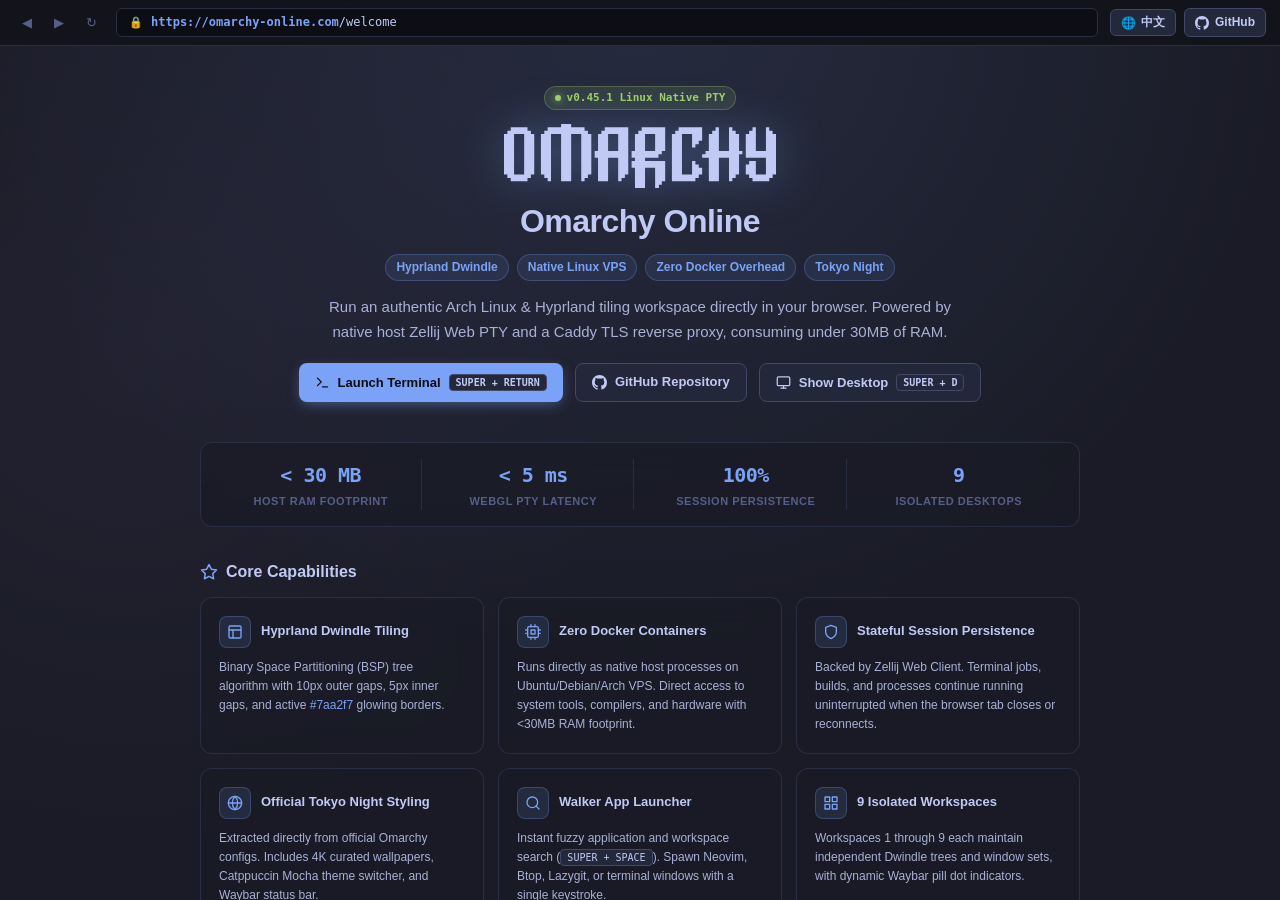
<file: web/browser-home.html>
<!DOCTYPE html>
<html lang="en">
<head>
  <meta charset="UTF-8">
  <meta name="viewport" content="width=device-width, initial-scale=1.0, maximum-scale=1.0, user-scalable=no">
  <title>Omarchy Online - Home</title>
  <style>
    :root {
      --bg: #1a1b26;
      --bg-dark: #13141c;
      --bg-darker: #0d0e15;
      --bg-lighter: #24283b;
      --card-bg: rgba(26, 27, 38, 0.75);
      --card-border: rgba(65, 72, 104, 0.45);
      --border: #414868;
      --border-subtle: #292e42;
      --fg: #a9b1d6;
      --fg-bright: #c0caf5;
      --fg-dark: #565f89;
      --accent: #7aa2f7;
      --accent-hover: #89b4fa;
      --green: #9ece6a;
      --cyan: #7dcfff;
      --purple: #bb9af7;
      --orange: #ff9e64;
      --red: #f7768e;
    }

    * {
      box-sizing: border-box;
      margin: 0;
      padding: 0;
      -webkit-tap-highlight-color: transparent;
    }

    body {
      background: var(--bg);
      background-image: 
        radial-gradient(circle at 50% 0%, rgba(122, 162, 247, 0.12) 0%, transparent 60%),
        radial-gradient(circle at 10% 40%, rgba(187, 154, 247, 0.05) 0%, transparent 40%);
      color: var(--fg);
      font-family: -apple-system, BlinkMacSystemFont, "Segoe UI", Roboto, "Helvetica Neue", Arial, sans-serif;
      font-size: 14px;
      line-height: 1.6;
      display: flex;
      flex-direction: column;
      height: 100vh;
      overflow: hidden;
    }

    /* 1. Simulated Browser Navigation Bar */
    .browser-toolbar {
      background: rgba(19, 20, 28, 0.95);
      backdrop-filter: blur(12px);
      border-bottom: 1px solid var(--border-subtle);
      padding: 8px 14px;
      display: flex;
      align-items: center;
      gap: 12px;
      flex-shrink: 0;
      user-select: none;
      z-index: 20;
    }

    .nav-buttons {
      display: flex;
      gap: 6px;
    }

    .nav-btn {
      background: transparent;
      border: 1px solid transparent;
      color: var(--fg-dark);
      width: 26px;
      height: 26px;
      border-radius: 6px;
      cursor: pointer;
      display: flex;
      align-items: center;
      justify-content: center;
      font-size: 13px;
      transition: all 0.15s ease;
    }

    .nav-btn:hover {
      background: var(--bg-lighter);
      color: var(--fg-bright);
    }

    .address-bar {
      flex: 1;
      background: var(--bg-darker);
      border: 1px solid var(--border-subtle);
      border-radius: 6px;
      padding: 4px 12px;
      display: flex;
      align-items: center;
      gap: 8px;
      font-family: 'JetBrains Mono', Consolas, monospace;
      font-size: 12px;
      color: var(--fg-bright);
    }

    .lock-icon {
      color: var(--green);
      font-size: 11px;
    }

    .url-text {
      flex: 1;
      overflow: hidden;
      text-overflow: ellipsis;
      white-space: nowrap;
    }

    .url-highlight {
      color: var(--accent);
      font-weight: 600;
    }

    .toolbar-actions {
      display: flex;
      align-items: center;
      gap: 8px;
    }

    .lang-switch-btn {
      background: var(--bg-lighter);
      border: 1px solid var(--border);
      color: var(--fg-bright);
      padding: 4px 10px;
      border-radius: 6px;
      font-size: 12px;
      font-weight: 600;
      cursor: pointer;
      display: flex;
      align-items: center;
      gap: 5px;
      transition: all 0.15s ease;
      user-select: none;
    }

    .lang-switch-btn:hover {
      background: var(--accent);
      color: var(--bg-darker);
      border-color: var(--accent);
    }

    .github-link-btn {
      background: var(--bg-lighter);
      border: 1px solid var(--border);
      color: var(--fg-bright);
      text-decoration: none;
      padding: 4px 10px;
      border-radius: 6px;
      font-size: 12px;
      font-weight: 600;
      display: flex;
      align-items: center;
      gap: 6px;
      transition: all 0.15s ease;
    }

    .github-link-btn:hover {
      background: var(--accent);
      color: var(--bg-darker);
      border-color: var(--accent);
    }

    /* 2. Web Page Scrollable Content */
    .page-viewport {
      flex: 1;
      overflow-y: auto;
      padding: 24px 20px 48px;
      display: flex;
      flex-direction: column;
      align-items: center;
    }

    .content-container {
      width: 100%;
      max-width: 880px;
      display: flex;
      flex-direction: column;
      gap: 32px;
    }

    /* Hero Section */
    .hero-section {
      text-align: center;
      padding: 16px 0 8px 0;
      display: flex;
      flex-direction: column;
      align-items: center;
      gap: 14px;
      position: relative;
    }

    .hero-badge-status {
      display: inline-flex;
      align-items: center;
      gap: 6px;
      background: rgba(158, 206, 106, 0.12);
      border: 1px solid rgba(158, 206, 106, 0.3);
      color: var(--green);
      padding: 2px 10px;
      border-radius: 999px;
      font-size: 11px;
      font-family: 'JetBrains Mono', monospace;
      font-weight: 600;
    }

    .pulse-dot {
      width: 6px;
      height: 6px;
      border-radius: 50%;
      background: var(--green);
      box-shadow: 0 0 8px var(--green);
      animation: pulse 2s infinite ease-in-out;
    }

    @keyframes pulse {
      0%, 100% { opacity: 1; transform: scale(1); }
      50% { opacity: 0.5; transform: scale(0.85); }
    }

    .hero-logo {
      height: 64px;
      width: auto;
      filter: drop-shadow(0 0 24px rgba(122, 162, 247, 0.45));
    }

    .hero-title {
      font-size: 32px;
      font-weight: 800;
      color: var(--fg-bright);
      letter-spacing: -0.5px;
      line-height: 1.2;
    }

    .hero-badge-row {
      display: flex;
      gap: 8px;
      flex-wrap: wrap;
      justify-content: center;
    }

    .hero-badge {
      background: rgba(122, 162, 247, 0.1);
      border: 1px solid rgba(122, 162, 247, 0.25);
      color: var(--accent);
      padding: 3px 10px;
      border-radius: 999px;
      font-size: 12px;
      font-weight: 600;
    }

    .hero-desc {
      font-size: 15px;
      color: var(--fg);
      max-width: 660px;
      line-height: 1.65;
    }

    /* Action CTA Buttons */
    .action-row {
      display: flex;
      gap: 12px;
      flex-wrap: wrap;
      justify-content: center;
      margin-top: 4px;
    }

    .btn {
      padding: 8px 16px;
      border-radius: 8px;
      font-weight: 600;
      font-size: 13px;
      cursor: pointer;
      display: inline-flex;
      align-items: center;
      gap: 8px;
      transition: all 0.18s ease;
      text-decoration: none;
      border: none;
      font-family: inherit;
    }

    .btn-primary {
      background: var(--accent);
      color: var(--bg-darker);
      box-shadow: 0 4px 14px -3px rgba(122, 162, 247, 0.5);
    }

    .btn-primary:hover {
      background: var(--accent-hover);
      transform: translateY(-1px);
    }

    .btn-secondary {
      background: rgba(36, 40, 59, 0.85);
      border: 1px solid var(--border);
      color: var(--fg-bright);
    }

    .btn-secondary:hover {
      background: var(--bg-lighter);
      border-color: var(--accent);
      color: var(--accent);
      transform: translateY(-1px);
    }

    /* 3. Quantitative Metric Stat Bar */
    .metrics-bar {
      display: grid;
      grid-template-columns: repeat(4, 1fr);
      gap: 12px;
      background: var(--card-bg);
      backdrop-filter: blur(12px);
      border: 1px solid var(--card-border);
      border-radius: 12px;
      padding: 16px 20px;
    }

    .metric-item {
      display: flex;
      flex-direction: column;
      align-items: center;
      text-align: center;
      border-right: 1px solid var(--border-subtle);
      padding: 0 8px;
    }

    .metric-item:last-child {
      border-right: none;
    }

    .metric-value {
      font-family: 'JetBrains Mono', Consolas, monospace;
      font-size: 20px;
      font-weight: 800;
      color: var(--accent);
      letter-spacing: -0.5px;
    }

    .metric-label {
      font-size: 11px;
      color: var(--fg-dark);
      text-transform: uppercase;
      letter-spacing: 0.5px;
      margin-top: 2px;
      font-weight: 600;
    }

    /* 4. Section Headers */
    .section-title {
      font-size: 16px;
      font-weight: 700;
      color: var(--fg-bright);
      display: flex;
      align-items: center;
      gap: 8px;
      margin-bottom: 12px;
    }

    .section-title svg {
      color: var(--accent);
    }

    /* 5. Features Grid */
    .features-grid {
      display: grid;
      grid-template-columns: repeat(3, 1fr);
      gap: 14px;
    }

    .feature-card {
      background: var(--card-bg);
      backdrop-filter: blur(12px);
      border: 1px solid var(--card-border);
      border-radius: 12px;
      padding: 18px;
      display: flex;
      flex-direction: column;
      gap: 10px;
      transition: all 0.2s cubic-bezier(0.4, 0, 0.2, 1);
    }

    .feature-card:hover {
      border-color: rgba(122, 162, 247, 0.55);
      box-shadow: 0 8px 24px -6px rgba(122, 162, 247, 0.15);
      transform: translateY(-2px);
    }

    .feature-header {
      display: flex;
      align-items: center;
      gap: 10px;
    }

    .feature-icon-box {
      width: 32px;
      height: 32px;
      border-radius: 8px;
      background: rgba(122, 162, 247, 0.12);
      border: 1px solid rgba(122, 162, 247, 0.25);
      display: flex;
      align-items: center;
      justify-content: center;
      color: var(--accent);
      flex-shrink: 0;
    }

    .feature-name {
      font-size: 13px;
      font-weight: 700;
      color: var(--fg-bright);
    }

    .feature-body {
      font-size: 12px;
      color: var(--fg);
      line-height: 1.6;
    }

    /* 6. Comparison Table */
    .comp-container {
      background: var(--card-bg);
      backdrop-filter: blur(12px);
      border: 1px solid var(--card-border);
      border-radius: 12px;
      overflow: hidden;
    }

    .comp-table {
      width: 100%;
      border-collapse: collapse;
      text-align: left;
      font-size: 12px;
    }

    .comp-table th {
      background: rgba(19, 20, 28, 0.85);
      color: var(--fg-bright);
      padding: 10px 14px;
      font-weight: 700;
      border-bottom: 1px solid var(--card-border);
    }

    .comp-table td {
      padding: 11px 14px;
      border-bottom: 1px solid var(--border-subtle);
      color: var(--fg);
    }

    .comp-table tr:last-child td {
      border-bottom: none;
    }

    .pill-red {
      color: var(--red);
      font-family: 'JetBrains Mono', Consolas, monospace;
      font-size: 11px;
    }

    .pill-green {
      color: var(--green);
      font-family: 'JetBrains Mono', Consolas, monospace;
      font-weight: 600;
      font-size: 11px;
    }

    /* 7. Keybindings Quick Matrix */
    .keys-matrix {
      display: grid;
      grid-template-columns: repeat(3, 1fr);
      gap: 10px;
    }

    .key-card {
      background: var(--card-bg);
      border: 1px solid var(--card-border);
      border-radius: 8px;
      padding: 10px 12px;
      display: flex;
      align-items: center;
      justify-content: space-between;
      gap: 8px;
    }

    .key-label {
      font-size: 12px;
      color: var(--fg);
      font-weight: 500;
    }

    /* 8. Terminal Code Box */
    .terminal-box {
      background: var(--bg-darker);
      border: 1px solid var(--card-border);
      border-radius: 10px;
      overflow: hidden;
      box-shadow: 0 8px 24px rgba(0, 0, 0, 0.35);
    }

    .terminal-header {
      background: rgba(19, 20, 28, 0.95);
      border-bottom: 1px solid var(--border-subtle);
      padding: 7px 12px;
      display: flex;
      align-items: center;
      justify-content: space-between;
    }

    .terminal-dots {
      display: flex;
      gap: 6px;
    }

    .term-dot {
      width: 10px;
      height: 10px;
      border-radius: 50%;
    }

    .term-dot.red { background: #f7768e; }
    .term-dot.yellow { background: #e0af68; }
    .term-dot.green { background: #9ece6a; }

    .terminal-title {
      font-family: 'JetBrains Mono', monospace;
      font-size: 11px;
      color: var(--fg-dark);
    }

    .copy-btn {
      background: var(--bg-lighter);
      border: 1px solid var(--border);
      color: var(--fg-bright);
      padding: 3px 8px;
      border-radius: 4px;
      font-size: 11px;
      cursor: pointer;
      display: flex;
      align-items: center;
      gap: 4px;
      transition: all 0.15s ease;
    }

    .copy-btn:hover {
      background: var(--accent);
      color: var(--bg-darker);
    }

    .terminal-code {
      padding: 14px 16px;
      font-family: 'JetBrains Mono', Consolas, monospace;
      font-size: 12px;
      line-height: 1.7;
      color: var(--fg-bright);
      overflow-x: auto;
    }

    .code-comment { color: var(--fg-dark); }
    .code-cmd { color: var(--accent); }
    .code-arg { color: var(--green); }

    /* Footer */
    .footer {
      border-top: 1px solid var(--border-subtle);
      padding: 20px 0;
      text-align: center;
      color: var(--fg-dark);
      font-size: 12px;
      display: flex;
      flex-direction: column;
      gap: 6px;
    }

    .footer a {
      color: var(--accent);
      text-decoration: none;
    }

    .footer a:hover {
      text-decoration: underline;
    }

    kbd {
      background: var(--bg-lighter);
      border: 1px solid var(--border);
      border-radius: 4px;
      padding: 2px 6px;
      font-size: 10px;
      font-family: 'JetBrains Mono', monospace;
      color: var(--fg-bright);
      white-space: nowrap;
    }

    /* Mobile Responsive Styles */
    @media (max-width: 768px) {
      .features-grid {
        grid-template-columns: repeat(2, 1fr);
      }
      .keys-matrix {
        grid-template-columns: repeat(2, 1fr);
      }
    }

    @media (max-width: 600px) {
      .browser-toolbar {
        padding: 6px 8px;
        gap: 6px;
      }

      .nav-buttons {
        display: none;
      }

      .address-bar {
        padding: 4px 8px;
        font-size: 11px;
      }

      .github-link-btn span {
        display: none;
      }

      .lang-switch-btn {
        padding: 3px 6px;
        font-size: 11px;
      }

      .page-viewport {
        padding: 16px 12px 32px;
      }

      .hero-logo {
        height: 48px;
      }

      .hero-title {
        font-size: 24px;
      }

      .hero-desc {
        font-size: 13px;
      }

      .action-row {
        flex-direction: column;
        width: 100%;
      }

      .btn {
        width: 100%;
        justify-content: center;
        padding: 9px 12px;
        font-size: 13px;
      }

      .btn kbd {
        display: none;
      }

      .metrics-bar {
        grid-template-columns: repeat(2, 1fr);
        gap: 10px;
        padding: 12px;
      }

      .metric-item:nth-child(2) {
        border-right: none;
      }

      .metric-item:nth-child(1), .metric-item:nth-child(2) {
        border-bottom: 1px solid var(--border-subtle);
        padding-bottom: 8px;
      }

      .metric-item:nth-child(3), .metric-item:nth-child(4) {
        padding-top: 8px;
      }

      .features-grid {
        grid-template-columns: 1fr;
        gap: 10px;
      }

      .keys-matrix {
        grid-template-columns: 1fr;
      }

      .comp-container {
        overflow-x: auto;
      }

      .comp-table {
        min-width: 480px;
      }

      .comp-table th, .comp-table td {
        padding: 8px 10px;
      }
    }
  </style>
</head>
<body>

  <!-- 1. Simulated Browser Navigation Bar -->
  <header class="browser-toolbar">
    <div class="nav-buttons">
      <button class="nav-btn" title="Back" onclick="window.history.back()">◀</button>
      <button class="nav-btn" title="Forward" onclick="window.history.forward()">▶</button>
      <button class="nav-btn" title="Reload" onclick="window.location.reload()">↻</button>
    </div>

    <div class="address-bar">
      <span class="lock-icon">🔒</span>
      <div class="url-text">
        <span class="url-highlight">https://omarchy-online.com</span>/welcome
      </div>
    </div>

    <div class="toolbar-actions">
      <button class="lang-switch-btn" id="lang-switch-btn" title="Switch Language / 切换语言">
        <span>🌐</span>
        <span id="lang-btn-label">中文</span>
      </button>

      <a href="https://github.com/zhangcy122/omarchy-online" target="_blank" rel="noopener noreferrer" class="github-link-btn" title="GitHub Repository">
        <svg height="14" width="14" viewBox="0 0 16 16" fill="currentColor">
          <path d="M8 0C3.58 0 0 3.58 0 8c0 3.54 2.29 6.53 5.47 7.59.4.07.55-.17.55-.38 0-.19-.01-.82-.01-1.49-2.01.37-2.53-.49-2.69-.94-.09-.23-.48-.94-.82-1.13-.28-.15-.68-.52-.01-.53.63-.01 1.08.58 1.23.82.72 1.21 1.87.87 2.33.66.07-.52.28-.87.51-1.07-1.78-.2-3.64-.89-3.64-3.95 0-.87.31-1.59.82-2.15-.08-.2-.36-1.02.08-2.12 0 0 .67-.21 2.2.82.64-.18 1.32-.27 2-.27.68 0 1.36.09 2 .27 1.53-1.04 2.2-.82 2.2-.82.44 1.1.16 1.92.08 2.12.51.56.82 1.27.82 2.15 0 3.07-1.87 3.75-3.65 3.95.29.25.54.73.54 1.48 0 1.07-.01 1.93-.01 2.2 0 .21.15.46.55.38A8.013 8.013 0 0016 8c0-4.42-3.58-8-8-8z"/>
        </svg>
        <span id="github-btn-label" data-i18n="githubBtn">GitHub</span>
      </a>
    </div>
  </header>

  <!-- 2. Web Page Scrollable Content -->
  <main class="page-viewport">
    <div class="content-container">

      <!-- Hero Section -->
      <section class="hero-section">
        <div class="hero-badge-status">
          <span class="pulse-dot"></span>
          <span data-i18n="statusPill">v0.45.1 Linux Native PTY</span>
        </div>

        <img src="assets/logo-white.svg" alt="Omarchy Logo" class="hero-logo">
        <h1 class="hero-title">Omarchy Online</h1>
        
        <div class="hero-badge-row">
          <span class="hero-badge" data-i18n="badgeHyprland">Hyprland Dwindle</span>
          <span class="hero-badge" data-i18n="badgeVPS">Native Linux VPS</span>
          <span class="hero-badge" data-i18n="badgeZeroDocker">Zero Docker Overhead</span>
          <span class="hero-badge" data-i18n="badgeTokyoNight">Tokyo Night</span>
        </div>

        <p class="hero-desc" data-i18n="heroDesc">
          Run an authentic Arch Linux &amp; Hyprland tiling workspace directly in your browser. Powered by native host Zellij Web PTY and a Caddy TLS reverse proxy, consuming under 30MB of RAM.
        </p>

        <!-- Interactive CTAs -->
        <div class="action-row">
          <button class="btn btn-primary" id="btn-spawn-term" title="Launch a new terminal window">
            <svg width="15" height="15" viewBox="0 0 24 24" fill="none" stroke="currentColor" stroke-width="2.2" stroke-linecap="round" stroke-linejoin="round"><polyline points="4 17 10 11 4 5"></polyline><line x1="12" y1="19" x2="20" y2="19"></line></svg>
            <span data-i18n="btnLaunchTerm">Launch Terminal</span>
            <kbd>SUPER + RETURN</kbd>
          </button>

          <a href="https://github.com/zhangcy122/omarchy-online" target="_blank" rel="noopener noreferrer" class="btn btn-secondary">
            <svg width="15" height="15" viewBox="0 0 24 24" fill="currentColor"><path d="M12 0C5.37 0 0 5.37 0 12c0 5.31 3.435 9.795 8.205 11.385.6.105.825-.255.825-.57 0-.285-.015-1.23-.015-2.235-3.015.555-3.795-.735-4.035-1.41-.135-.345-.72-1.41-1.23-1.695-.42-.225-1.02-.78-.015-.795.945-.015 1.62.87 1.845 1.23 1.08 1.815 2.805 1.305 3.495.99.105-.78.42-1.305.765-1.605-2.67-.3-5.46-1.335-5.46-5.925 0-1.305.465-2.385 1.23-3.225-.12-.3-.54-1.53.12-3.18 0 0 1.005-.315 3.3 1.23.96-.27 1.98-.405 3-.405s2.04.135 3 .405c2.295-1.56 3.3-1.23 3.3-1.23.66 1.65.24 2.88.12 3.18.765.84 1.23 1.905 1.23 3.225 0 4.605-2.805 5.625-5.475 5.925.435.375.81 1.095.81 2.22 0 1.605-.015 2.895-.015 3.3 0 .315.225.69.825.57A12.02 12.02 0 0024 12c0-6.63-5.37-12-12-12z"/></svg>
            <span data-i18n="btnGitHubRepo">GitHub Repository</span>
          </a>

          <button class="btn btn-secondary" id="btn-toggle-desktop" title="Hide/restore all windows">
            <svg width="15" height="15" viewBox="0 0 24 24" fill="none" stroke="currentColor" stroke-width="2" stroke-linecap="round" stroke-linejoin="round"><rect x="2" y="3" width="20" height="14" rx="2" ry="2"></rect><line x1="8" y1="21" x2="16" y2="21"></line><line x1="12" y1="17" x2="12" y2="21"></line></svg>
            <span data-i18n="btnShowDesktop">Show Desktop</span>
            <kbd>SUPER + D</kbd>
          </button>
        </div>
      </section>

      <!-- 3. Quantitative Metric Stat Bar -->
      <section class="metrics-bar">
        <div class="metric-item">
          <div class="metric-value">&lt; 30 MB</div>
          <div class="metric-label" data-i18n="metricRam">Host RAM Footprint</div>
        </div>
        <div class="metric-item">
          <div class="metric-value">&lt; 5 ms</div>
          <div class="metric-label" data-i18n="metricLatency">WebGL PTY Latency</div>
        </div>
        <div class="metric-item">
          <div class="metric-value">100%</div>
          <div class="metric-label" data-i18n="metricState">Session Persistence</div>
        </div>
        <div class="metric-item">
          <div class="metric-value">9</div>
          <div class="metric-label" data-i18n="metricWorkspaces">Isolated Desktops</div>
        </div>
      </section>

      <!-- 4. Key Features Section -->
      <section>
        <h2 class="section-title">
          <svg width="18" height="18" viewBox="0 0 24 24" fill="none" stroke="currentColor" stroke-width="2" stroke-linecap="round" stroke-linejoin="round"><polygon points="12 2 15.09 8.26 22 9.27 17 14.14 18.18 21.02 12 17.77 5.82 21.02 7 14.14 2 9.27 8.91 8.26 12 2"></polygon></svg>
          <span data-i18n="coreCapTitle">Core Capabilities</span>
        </h2>
        <div class="features-grid">
          
          <div class="feature-card">
            <div class="feature-header">
              <div class="feature-icon-box">
                <svg width="16" height="16" viewBox="0 0 24 24" fill="none" stroke="currentColor" stroke-width="2" stroke-linecap="round" stroke-linejoin="round"><rect x="3" y="3" width="18" height="18" rx="2" ry="2"></rect><line x1="3" y1="9" x2="21" y2="9"></line><line x1="9" y1="21" x2="9" y2="9"></line></svg>
              </div>
              <div class="feature-name" data-i18n="feat1Title">Hyprland Dwindle Tiling</div>
            </div>
            <div class="feature-body" data-i18n="feat1Desc">
              Binary Space Partitioning (BSP) tree algorithm with 10px outer gaps, 5px inner gaps, and active <span style="color: var(--accent);">#7aa2f7</span> glowing borders.
            </div>
          </div>

          <div class="feature-card">
            <div class="feature-header">
              <div class="feature-icon-box">
                <svg width="16" height="16" viewBox="0 0 24 24" fill="none" stroke="currentColor" stroke-width="2" stroke-linecap="round" stroke-linejoin="round"><rect x="4" y="4" width="16" height="16" rx="2" ry="2"></rect><rect x="9" y="9" width="6" height="6"></rect><line x1="9" y1="1" x2="9" y2="4"></line><line x1="15" y1="1" x2="15" y2="4"></line><line x1="9" y1="20" x2="9" y2="23"></line><line x1="15" y1="20" x2="15" y2="23"></line><line x1="20" y1="9" x2="23" y2="9"></line><line x1="20" y1="14" x2="23" y2="14"></line><line x1="1" y1="9" x2="4" y2="9"></line><line x1="1" y1="14" x2="4" y2="14"></line></svg>
              </div>
              <div class="feature-name" data-i18n="feat2Title">Zero Docker Containers</div>
            </div>
            <div class="feature-body" data-i18n="feat2Desc">
              Runs directly as native host processes on Ubuntu/Debian/Arch VPS. Direct access to system tools, compilers, and hardware with &lt;30MB RAM footprint.
            </div>
          </div>

          <div class="feature-card">
            <div class="feature-header">
              <div class="feature-icon-box">
                <svg width="16" height="16" viewBox="0 0 24 24" fill="none" stroke="currentColor" stroke-width="2" stroke-linecap="round" stroke-linejoin="round"><path d="M12 22s8-4 8-10V5l-8-3-8 3v7c0 6 8 10 8 10z"></path></svg>
              </div>
              <div class="feature-name" data-i18n="feat3Title">Stateful Session Persistence</div>
            </div>
            <div class="feature-body" data-i18n="feat3Desc">
              Backed by Zellij Web Client. Terminal jobs, builds, and processes continue running uninterrupted when the browser tab closes or reconnects.
            </div>
          </div>

          <div class="feature-card">
            <div class="feature-header">
              <div class="feature-icon-box">
                <svg width="16" height="16" viewBox="0 0 24 24" fill="none" stroke="currentColor" stroke-width="2" stroke-linecap="round" stroke-linejoin="round"><circle cx="12" cy="12" r="10"></circle><path d="M12 2a14.5 14.5 0 0 0 0 20 14.5 14.5 0 0 0 0-20"></path><path d="M2 12h20"></path></svg>
              </div>
              <div class="feature-name" data-i18n="feat4Title">Official Tokyo Night Styling</div>
            </div>
            <div class="feature-body" data-i18n="feat4Desc">
              Extracted directly from official Omarchy configs. Includes 4K curated wallpapers, Catppuccin Mocha theme switcher, and Waybar status bar.
            </div>
          </div>

          <div class="feature-card">
            <div class="feature-header">
              <div class="feature-icon-box">
                <svg width="16" height="16" viewBox="0 0 24 24" fill="none" stroke="currentColor" stroke-width="2" stroke-linecap="round" stroke-linejoin="round"><circle cx="11" cy="11" r="8"></circle><line x1="21" y1="21" x2="16.65" y2="16.65"></line></svg>
              </div>
              <div class="feature-name" data-i18n="feat5Title">Walker App Launcher</div>
            </div>
            <div class="feature-body" data-i18n="feat5Desc">
              Instant fuzzy application and workspace search (<kbd>SUPER + SPACE</kbd>). Spawn Neovim, Btop, Lazygit, or terminal windows with a single keystroke.
            </div>
          </div>

          <div class="feature-card">
            <div class="feature-header">
              <div class="feature-icon-box">
                <svg width="16" height="16" viewBox="0 0 24 24" fill="none" stroke="currentColor" stroke-width="2" stroke-linecap="round" stroke-linejoin="round"><rect x="3" y="3" width="7" height="7"></rect><rect x="14" y="3" width="7" height="7"></rect><rect x="14" y="14" width="7" height="7"></rect><rect x="3" y="14" width="7" height="7"></rect></svg>
              </div>
              <div class="feature-name" data-i18n="feat6Title">9 Isolated Workspaces</div>
            </div>
            <div class="feature-body" data-i18n="feat6Desc">
              Workspaces 1 through 9 each maintain independent Dwindle trees and window sets, with dynamic Waybar pill dot indicators.
            </div>
          </div>

        </div>
      </section>

      <!-- 5. Architecture Comparison -->
      <section>
        <h2 class="section-title">
          <svg width="18" height="18" viewBox="0 0 24 24" fill="none" stroke="currentColor" stroke-width="2" stroke-linecap="round" stroke-linejoin="round"><path d="M21 16V8a2 2 0 0 0-1-1.73l-7-4a2 2 0 0 0-2 0l-7 4A2 2 0 0 0 3 8v8a2 2 0 0 0 1 1.73l7 4a2 2 0 0 0 2 0l7-4A2 2 0 0 0 21 16z"></path><polyline points="3.27 6.96 12 12.01 20.73 6.96"></polyline><line x1="12" y1="22.08" x2="12" y2="12"></line></svg>
          <span data-i18n="compTitle">Architecture Comparison</span>
        </h2>
        <div class="comp-container">
          <table class="comp-table">
            <thead>
              <tr>
                <th data-i18n="compDim">Dimension</th>
                <th data-i18n="compTrad">Traditional Docker / VNC</th>
                <th data-i18n="compOmarchy">Omarchy Online</th>
              </tr>
            </thead>
            <tbody>
              <tr>
                <td><strong data-i18n="dimFootprint">Host Footprint</strong></td>
                <td class="pill-red" data-i18n="tradFootprint">500MB ~ 2GB RAM (KVM / Docker / X11)</td>
                <td class="pill-green" data-i18n="omarchyFootprint">&lt;30MB RAM (Native Linux Binary)</td>
              </tr>
              <tr>
                <td><strong data-i18n="dimLatency">Latency &amp; Typing</strong></td>
                <td class="pill-red" data-i18n="tradLatency">Compressed bitmap video streaming (~100ms)</td>
                <td class="pill-green" data-i18n="omarchyLatency">Native WebGL character rendering (&lt;5ms)</td>
              </tr>
              <tr>
                <td><strong data-i18n="dimDiscon">Disconnection</strong></td>
                <td class="pill-red" data-i18n="tradDiscon">VNC sessions can crash or desync</td>
                <td class="pill-green" data-i18n="omarchyDiscon">Zellij PTY server daemon (Zero Loss)</td>
              </tr>
              <tr>
                <td><strong data-i18n="dimEnv">Environment Access</strong></td>
                <td class="pill-red" data-i18n="tradEnv">Isolated in container containerized paths</td>
                <td class="pill-green" data-i18n="omarchyEnv">Direct host shell ($HOME, packages, tools)</td>
              </tr>
            </tbody>
          </table>
        </div>
      </section>

      <!-- 6. Keybindings Quick Reference Matrix -->
      <section>
        <h2 class="section-title">
          <svg width="18" height="18" viewBox="0 0 24 24" fill="none" stroke="currentColor" stroke-width="2" stroke-linecap="round" stroke-linejoin="round"><rect x="2" y="4" width="20" height="16" rx="2" ry="2"></rect><line x1="6" y1="8" x2="6" y2="8"></line><line x1="10" y1="8" x2="10" y2="8"></line><line x1="14" y1="8" x2="14" y2="8"></line><line x1="18" y1="8" x2="18" y2="8"></line><line x1="6" y1="12" x2="6" y2="12"></line><line x1="10" y1="12" x2="10" y2="12"></line><line x1="14" y1="12" x2="14" y2="12"></line><line x1="18" y1="12" x2="18" y2="12"></line><line x1="7" y1="16" x2="17" y2="16"></line></svg>
          <span data-i18n="keysTitle">Essential Shortcuts</span>
        </h2>
        <div class="keys-matrix">
          <div class="key-card">
            <span class="key-label" data-i18n="keyTerm">Spawn Terminal</span>
            <kbd>SUPER + RETURN</kbd>
          </div>
          <div class="key-card">
            <span class="key-label" data-i18n="keyWalker">Walker Launcher</span>
            <kbd>SUPER + SPACE</kbd>
          </div>
          <div class="key-card">
            <span class="key-label" data-i18n="keyWs">Switch Workspace</span>
            <kbd>SUPER + 1..9</kbd>
          </div>
          <div class="key-card">
            <span class="key-label" data-i18n="keyDesktop">Toggle Desktop</span>
            <kbd>SUPER + D</kbd>
          </div>
          <div class="key-card">
            <span class="key-label" data-i18n="keyClose">Close Focused</span>
            <kbd>SUPER + Q</kbd>
          </div>
          <div class="key-card">
            <span class="key-label" data-i18n="keyFs">Fullscreen Mode</span>
            <kbd>SUPER + F</kbd>
          </div>
        </div>
      </section>

      <!-- 7. Quickstart Terminal Box -->
      <section>
        <h2 class="section-title">
          <svg width="18" height="18" viewBox="0 0 24 24" fill="none" stroke="currentColor" stroke-width="2" stroke-linecap="round" stroke-linejoin="round"><polyline points="4 17 10 11 4 5"></polyline><line x1="12" y1="19" x2="20" y2="19"></line></svg>
          <span data-i18n="deployTitle">Deploy to Linux VPS</span>
        </h2>
        <div class="terminal-box">
          <div class="terminal-header">
            <div class="terminal-dots">
              <span class="term-dot red"></span>
              <span class="term-dot yellow"></span>
              <span class="term-dot green"></span>
            </div>
            <span class="terminal-title">bash ~ deploy.sh</span>
            <button class="copy-btn" id="copy-deploy-btn" title="Copy Commands">
              <svg width="12" height="12" viewBox="0 0 24 24" fill="none" stroke="currentColor" stroke-width="2" stroke-linecap="round" stroke-linejoin="round"><rect x="9" y="9" width="13" height="13" rx="2" ry="2"></rect><path d="M5 15H4a2 2 0 0 1-2-2V4a2 2 0 0 1 2-2h9a2 2 0 0 1 2 2v1"></path></svg>
              <span id="copy-btn-text">Copy</span>
            </button>
          </div>
          <pre class="terminal-code"><span class="code-comment"># 1. Clone repository</span>
<span class="code-cmd">git clone</span> <span class="code-arg">https://github.com/zhangcy122/omarchy-online.git</span>
<span class="code-cmd">cd</span> <span class="code-arg">omarchy-online</span> &amp;&amp; ./scripts/install_zellij.sh

<span class="code-comment"># 2. Launch Caddy TLS gateway &amp; Zellij PTY server</span>
<span class="code-cmd">./scripts/run_omarchy_web.sh</span> <span class="code-arg">start</span></pre>
        </div>
      </section>

      <!-- 8. Footer -->
      <footer class="footer">
        <div data-i18n="footerLicense">Omarchy Online is open source under the MIT License.</div>
        <div>
          <a href="https://github.com/zhangcy122/omarchy-online" target="_blank" rel="noopener noreferrer" data-i18n="footerRepo">GitHub Repository</a> &bull;
          <a href="https://github.com/basecamp/omarchy" target="_blank" rel="noopener noreferrer" data-i18n="footerUpstream">Upstream Omarchy Project</a>
        </div>
      </footer>

    </div>
  </main>

  <script>
    // Forward Hyprland global shortcuts to parent window
    window.addEventListener('keydown', (e) => {
      if (e.metaKey || e.altKey) {
        try {
          window.parent?.handleHyprlandKeydown?.(e);
        } catch (err) {}
      }
    });

    // Button actions interacting with parent window
    document.getElementById('btn-spawn-term')?.addEventListener('click', () => {
      try {
        if (window.parent && window.parent.spawnWindow) {
          window.parent.spawnWindow(window.parent.currentWorkspace, {
            type: 'terminal',
            title: 'alacritty ~ user@omarchy:~'
          });
        }
      } catch (e) {
        console.warn('Spawn terminal error:', e);
      }
    });

    document.getElementById('btn-toggle-desktop')?.addEventListener('click', () => {
      try {
        if (window.parent && window.parent.toggleShowDesktop) {
          window.parent.toggleShowDesktop();
        }
      } catch (e) {
        console.warn('Toggle desktop error:', e);
      }
    });

    // Copy script button
    const copyBtn = document.getElementById('copy-deploy-btn');
    const copyText = document.getElementById('copy-btn-text');
    copyBtn?.addEventListener('click', () => {
      const code = `git clone https://github.com/zhangcy122/omarchy-online.git\ncd omarchy-online && ./scripts/install_zellij.sh\n./scripts/run_omarchy_web.sh start`;
      navigator.clipboard?.writeText(code).then(() => {
        if (copyText) {
          copyText.textContent = 'Copied!';
          setTimeout(() => { copyText.textContent = 'Copy'; }, 2000);
        }
      });
    });

    // --- i18n Language Toggle (Default: English, supports Chinese) ---
    // Pure, factual, idiomatic wording free from AI tropes
    const I18N = {
      en: {
        langBtn: "中文",
        githubBtn: "GitHub",
        title: "Omarchy Online - Home",
        statusPill: "v0.45.1 Linux Native PTY",
        badgeHyprland: "Hyprland Dwindle",
        badgeVPS: "Native Linux VPS",
        badgeZeroDocker: "Zero Docker Overhead",
        badgeTokyoNight: "Tokyo Night",
        heroDesc: "Run an authentic Arch Linux &amp; Hyprland tiling workspace directly in your browser. Powered by native host Zellij Web PTY and a Caddy TLS reverse proxy, consuming under 30MB of RAM.",
        btnLaunchTerm: "Launch Terminal",
        btnGitHubRepo: "GitHub Repository",
        btnShowDesktop: "Show Desktop",
        metricRam: "Host RAM Footprint",
        metricLatency: "WebGL PTY Latency",
        metricState: "Session Persistence",
        metricWorkspaces: "Isolated Desktops",
        coreCapTitle: "Core Capabilities",
        feat1Title: "Hyprland Dwindle Tiling",
        feat1Desc: "Binary Space Partitioning (BSP) tree algorithm with 10px outer gaps, 5px inner gaps, and active <span style=\"color: var(--accent);\">#7aa2f7</span> glowing borders.",
        feat2Title: "Zero Docker Containers",
        feat2Desc: "Runs directly as native host processes on Ubuntu/Debian/Arch VPS. Direct access to system tools, compilers, and hardware with &lt;30MB RAM footprint.",
        feat3Title: "Stateful Session Persistence",
        feat3Desc: "Backed by Zellij Web Client. Terminal jobs, builds, and processes continue running uninterrupted when the browser tab closes or reconnects.",
        feat4Title: "Official Tokyo Night Styling",
        feat4Desc: "Extracted directly from official Omarchy configs. Includes 4K curated wallpapers, Catppuccin Mocha theme switcher, and Waybar status bar.",
        feat5Title: "Walker App Launcher",
        feat5Desc: "Instant fuzzy application and workspace search (<kbd>SUPER + SPACE</kbd>). Spawn Neovim, Btop, Lazygit, or terminal windows with a single keystroke.",
        feat6Title: "9 Isolated Workspaces",
        feat6Desc: "Workspaces 1 through 9 each maintain independent Dwindle trees and window sets, with dynamic Waybar pill dot indicators.",
        compTitle: "Architecture Comparison",
        compDim: "Dimension",
        compTrad: "Traditional Docker / VNC",
        compOmarchy: "Omarchy Online",
        dimFootprint: "Host Footprint",
        tradFootprint: "500MB ~ 2GB RAM (KVM / Docker / X11)",
        omarchyFootprint: "&lt;30MB RAM (Native Linux Binary)",
        dimLatency: "Latency &amp; Typing",
        tradLatency: "Compressed bitmap video streaming (~100ms)",
        omarchyLatency: "Native WebGL character rendering (&lt;5ms)",
        dimDiscon: "Disconnection",
        tradDiscon: "VNC sessions can crash or desync",
        omarchyDiscon: "Zellij PTY server daemon (Zero Loss)",
        dimEnv: "Environment Access",
        tradEnv: "Isolated in container containerized paths",
        omarchyEnv: "Direct host shell ($HOME, packages, tools)",
        keysTitle: "Essential Shortcuts",
        keyTerm: "Spawn Terminal",
        keyWalker: "Walker Launcher",
        keyWs: "Switch Workspace",
        keyDesktop: "Toggle Desktop",
        keyClose: "Close Focused",
        keyFs: "Fullscreen Mode",
        deployTitle: "Deploy to Linux VPS",
        footerLicense: "Omarchy Online is open source under the MIT License.",
        footerRepo: "GitHub Repository",
        footerUpstream: "Upstream Omarchy Project"
      },
      zh: {
        langBtn: "English",
        githubBtn: "代码仓库",
        title: "Omarchy 在线体验 - 首页",
        statusPill: "v0.45.1 原生 Linux PTY",
        badgeHyprland: "Hyprland Dwindle 平铺",
        badgeVPS: "原生 Linux VPS",
        badgeZeroDocker: "免 Docker 容器",
        badgeTokyoNight: "Tokyo Night 官方主题",
        heroDesc: "把 Arch Linux 与 Hyprland 平铺桌面搬进浏览器。底层基于宿主机原生 Zellij PTY 与 Caddy 反向代理，内存开销低于 30MB，终端编译与长任务不因断网而中断。",
        btnLaunchTerm: "启动终端",
        btnGitHubRepo: "GitHub 源码仓库",
        btnShowDesktop: "显示桌面",
        metricRam: "宿主机内存占用",
        metricLatency: "WebGL 终端延迟",
        metricState: "会话持久化保留",
        metricWorkspaces: "独立平铺工作区",
        coreCapTitle: "系统核心特性",
        feat1Title: "Hyprland BSP 平铺算法",
        feat1Desc: "二叉空间分割 (BSP) 自动切分窗口，支持 10px 外边距与 5px 窗口间隙，聚焦窗口带 <span style=\"color: var(--accent);\">#7aa2f7</span> 霓虹发光边框。",
        feat2Title: "宿主机原生进程直通",
        feat2Desc: "直接以宿主机原生进程运行在 Ubuntu/Debian/Arch Linux 上，直接调用系统编译器、驱动与硬件，常驻内存仅需不到 30MB。",
        feat3Title: "后台 PTY 会话常驻",
        feat3Desc: "VPS 宿主机常驻 Zellij 守护进程。即使关闭浏览器标签页或网络断开重连，后台正在运行的编译与脚本依然持续执行。",
        feat4Title: "Tokyo Night 官方配色",
        feat4Desc: "提炼自 Omarchy 官方配置库。包含 4K 精选壁纸、Catppuccin Mocha 主题切换器与 Waybar 状态栏。",
        feat5Title: "Walker 快速启动器",
        feat5Desc: "快捷键 <kbd>SUPER + SPACE</kbd> 唤出毫秒级模糊搜索。单键拉起 Neovim、Btop、Lazygit 或新建终端窗口。",
        feat6Title: "1-9 号独立工作区",
        feat6Desc: "1 至 9 号工作区各自维护独立的 Dwindle 平铺树与窗口集合，顶部状态栏药丸圆点动态指示当前工作区。",
        compTitle: "架构对比",
        compDim: "对比维度",
        compTrad: "传统 Docker / VNC 方案",
        compOmarchy: "Omarchy Online 原生方案",
        dimFootprint: "宿主机内存开销",
        tradFootprint: "500MB ~ 2GB 内存 (KVM / Docker / X11)",
        omarchyFootprint: "&lt;30MB 内存 (Linux 原生二进制)",
        dimLatency: "输入延迟与字符渲染",
        tradLatency: "位图压缩视频流串流 (~100ms 延迟)",
        omarchyLatency: "原生 WebGL 字符栅格化 (&lt;5ms 极低延迟)",
        dimDiscon: "网络中断与会话保留",
        tradDiscon: "VNC 会话容易崩溃或丢状态",
        omarchyDiscon: "Zellij PTY 守护进程（零丢失恢复）",
        dimEnv: "系统环境与硬件访问",
        tradEnv: "受困于容器虚拟隔离路径",
        omarchyEnv: "直接访问宿主机 Shell（$HOME、原生包与工具链）",
        keysTitle: "常用快捷键",
        keyTerm: "新建终端窗口",
        keyWalker: "Walker 启动器",
        keyWs: "切换工作区",
        keyDesktop: "显示/隐藏桌面",
        keyClose: "关闭当前窗口",
        keyFs: "全屏沉浸模式",
        deployTitle: "部署到 Linux VPS",
        footerLicense: "Omarchy Online 基于 MIT 许可证开源。",
        footerRepo: "GitHub 源码仓库",
        footerUpstream: "Omarchy 上游项目"
      }
    };

    function setLanguage(lang, broadcast = true) {
      if (!I18N[lang]) lang = "en";
      try {
        localStorage.setItem("omarchy_lang", lang);
      } catch (e) {}
      document.documentElement.lang = lang;
      document.title = I18N[lang].title;

      const langBtnLabel = document.getElementById("lang-btn-label");
      if (langBtnLabel) {
        langBtnLabel.textContent = I18N[lang].langBtn;
      }

      document.querySelectorAll("[data-i18n]").forEach(el => {
        const key = el.getAttribute("data-i18n");
        if (I18N[lang] && I18N[lang][key]) {
          el.innerHTML = I18N[lang][key];
        }
      });

      if (broadcast) {
        try {
          window.parent?.postMessage({ type: "omarchy-lang-change", lang }, "*");
        } catch (e) {}
      }
    }

    let currentLang = "en";
    try {
      currentLang = localStorage.getItem("omarchy_lang") || "en";
    } catch (e) {}
    setLanguage(currentLang, false);

    document.getElementById("lang-switch-btn")?.addEventListener("click", () => {
      currentLang = currentLang === "en" ? "zh" : "en";
      setLanguage(currentLang, true);
    });

    window.addEventListener("message", (event) => {
      if (event.data && event.data.type === "omarchy-set-lang") {
        currentLang = event.data.lang;
        setLanguage(currentLang, false);
      }
    });
  </script>
</body>
</html>
</file>
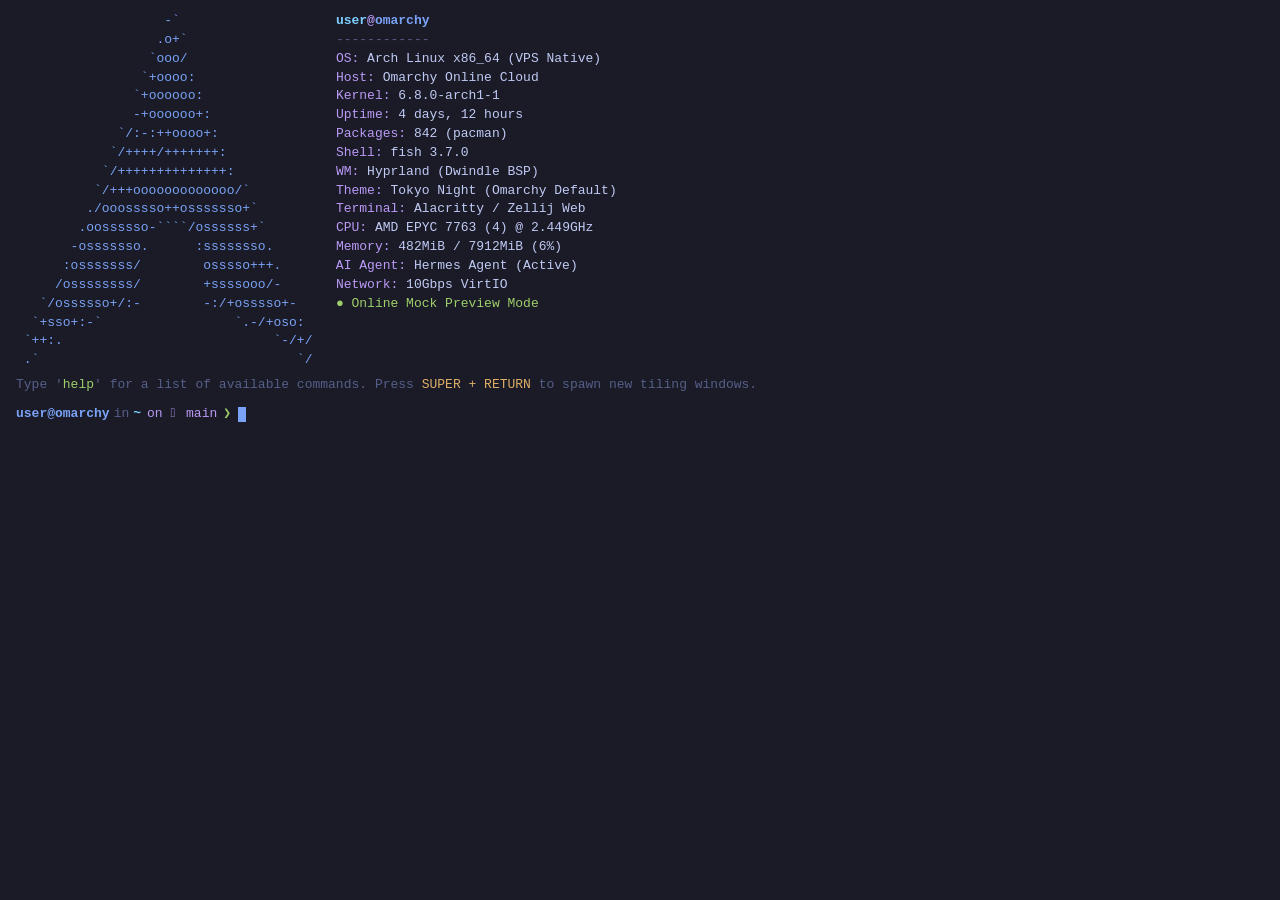
<file: web/terminal-mock.html>
<!DOCTYPE html>
<html lang="en">
<head>
  <meta charset="UTF-8">
  <meta name="viewport" content="width=device-width, initial-scale=1.0">
  <title>Omarchy Mock Terminal</title>
  <style>
    * {
      box-sizing: border-box;
      margin: 0;
      padding: 0;
    }
    body, html {
      width: 100%;
      height: 100%;
      background: #1a1b26;
      color: #c0caf5;
      font-family: 'JetBrains Mono', 'Fira Code', 'Cascadia Code', Consolas, Menlo, Monaco, 'Courier New', monospace;
      font-size: 13px;
      line-height: 1.45;
      overflow-x: hidden;
      overflow-y: auto;
      user-select: text;
    }
    #terminal-container {
      padding: 12px 16px;
      min-height: 100%;
      display: flex;
      flex-direction: column;
      cursor: text;
    }
    .ansi-cyan { color: #7dcfff; }
    .ansi-blue { color: #7aa2f7; }
    .ansi-purple { color: #bb9af7; }
    .ansi-green { color: #9ece6a; }
    .ansi-yellow { color: #e0af68; }
    .ansi-red { color: #f7768e; }
    .ansi-gray { color: #565f89; }
    .ansi-white { color: #c0caf5; font-weight: 600; }
    .ansi-bold { font-weight: 700; }
    
    pre {
      font-family: inherit;
      white-space: pre-wrap;
      word-break: break-all;
    }

    .output-block {
      margin-bottom: 6px;
    }

    .command-line {
      display: flex;
      align-items: center;
      flex-wrap: wrap;
      margin-top: 4px;
    }

    .prompt-prefix {
      color: #7aa2f7;
      font-weight: 700;
      white-space: nowrap;
    }

    .prompt-in {
      color: #565f89;
      margin: 0 4px;
    }

    .prompt-dir {
      color: #7dcfff;
      font-weight: 600;
    }

    .prompt-branch {
      color: #bb9af7;
      margin-left: 6px;
    }

    .prompt-symbol {
      color: #9ece6a;
      font-weight: 700;
      margin: 0 6px;
    }

    .input-wrapper {
      display: inline-flex;
      align-items: center;
      flex: 1;
      position: relative;
    }

    .cmd-text {
      color: #c0caf5;
      white-space: pre;
    }

    .cursor {
      display: inline-block;
      width: 8px;
      height: 15px;
      background: #7aa2f7;
      vertical-align: middle;
      animation: blink 1s step-end infinite;
      margin-left: 1px;
    }

    @keyframes blink {
      0%, 100% { opacity: 1; }
      50% { opacity: 0; }
    }

    /* Hidden real input capturing key events on mobile/desktop */
    #hidden-input {
      position: absolute;
      opacity: 0;
      left: -9999px;
      top: -9999px;
      width: 1px;
      height: 1px;
    }

    .app-screen {
      border: 1px solid #414868;
      border-radius: 6px;
      padding: 10px;
      background: #16161e;
      margin: 8px 0;
    }

    .app-header {
      border-bottom: 1px solid #414868;
      padding-bottom: 6px;
      margin-bottom: 8px;
      display: flex;
      justify-content: space-between;
      color: #bb9af7;
      font-weight: 700;
    }
  </style>
</head>
<body>
  <div id="terminal-container">
    <div id="history"></div>
    <div class="command-line" id="current-line">
      <span class="prompt-prefix">user@omarchy</span>
      <span class="prompt-in">in</span>
      <span class="prompt-dir">~</span>
      <span class="prompt-branch">on  main</span>
      <span class="prompt-symbol">❯</span>
      <div class="input-wrapper">
        <span id="cmd-display" class="cmd-text"></span>
        <span class="cursor"></span>
      </div>
    </div>
    <input type="text" id="hidden-input" autocomplete="off" autocapitalize="off" spellcheck="false">
  </div>

  <script>
    const historyEl = document.getElementById('history');
    const cmdDisplay = document.getElementById('cmd-display');
    const hiddenInput = document.getElementById('hidden-input');
    const container = document.getElementById('terminal-container');

    let currentInput = '';
    const cmdHistory = [];
    let historyIndex = -1;
    let currentSessionId = null;

    function formatPrompt() {
      return `<span class="prompt-prefix">user@omarchy</span> <span class="prompt-in">in</span> <span class="prompt-dir">~</span> <span class="prompt-branch">on  main</span> <span class="prompt-symbol">❯</span>`;
    }

    const FASTFETCH_ART = `
                   <span class="ansi-blue">-\`</span>                    <span class="ansi-cyan ansi-bold">user</span><span class="ansi-purple ansi-bold">@</span><span class="ansi-blue ansi-bold">omarchy</span>
                  <span class="ansi-blue">.o+\`</span>                   <span class="ansi-gray">------------</span>
                 <span class="ansi-blue">\`ooo/</span>                   <span class="ansi-purple">OS:</span> Arch Linux x86_64 (VPS Native)
                <span class="ansi-blue">\`+oooo:</span>                  <span class="ansi-purple">Host:</span> Omarchy Online Cloud
               <span class="ansi-blue">\`+oooooo:</span>                 <span class="ansi-purple">Kernel:</span> 6.8.0-arch1-1
               <span class="ansi-blue">-+oooooo+:</span>                <span class="ansi-purple">Uptime:</span> 4 days, 12 hours
             <span class="ansi-blue">\`/:-:++oooo+:</span>               <span class="ansi-purple">Packages:</span> 842 (pacman)
            <span class="ansi-blue">\`/++++/+++++++:</span>              <span class="ansi-purple">Shell:</span> fish 3.7.0
           <span class="ansi-blue">\`/++++++++++++++:</span>             <span class="ansi-purple">WM:</span> Hyprland (Dwindle BSP)
          <span class="ansi-blue">\`/+++ooooooooooooo/\`</span>           <span class="ansi-purple">Theme:</span> Tokyo Night (Omarchy Default)
         <span class="ansi-blue">./ooosssso++osssssso+\`</span>          <span class="ansi-purple">Terminal:</span> Alacritty / Zellij Web
        <span class="ansi-blue">.oossssso-\`\`\`\`/ossssss+\`</span>         <span class="ansi-purple">CPU:</span> AMD EPYC 7763 (4) @ 2.449GHz
       <span class="ansi-blue">-osssssso.      :ssssssso.</span>        <span class="ansi-purple">Memory:</span> 482MiB / 7912MiB (6%)
      <span class="ansi-blue">:osssssss/        osssso+++.</span>       <span class="ansi-purple">AI Agent:</span> Hermes Agent (Active)
     <span class="ansi-blue">/ossssssss/        +ssssooo/-</span>       <span class="ansi-purple">Network:</span> 10Gbps VirtIO
   <span class="ansi-blue">\`/ossssso+/:-        -:/+osssso+-</span>     <span class="ansi-green">● Online Mock Preview Mode</span>
  <span class="ansi-blue">\`+sso+:-\`                 \`.-/+oso:</span>
 <span class="ansi-blue">\`++:.                           \`-/+/</span>
 <span class="ansi-blue">.\`                                 \`/</span>
`;

    function appendOutput(html) {
      const block = document.createElement('div');
      block.className = 'output-block';
      block.innerHTML = html;
      historyEl.appendChild(block);
      window.scrollTo(0, document.body.scrollHeight);
    }

    function executeCommand(cmd) {
      const trimmed = cmd.trim();
      if (!trimmed) {
        appendOutput(`<div class="command-line">${formatPrompt()}</div>`);
        return;
      }

      cmdHistory.push(trimmed);
      historyIndex = cmdHistory.length;

      if (currentSessionId) {
        try {
          sessionStorage.setItem('omarchy_term_hist_' + currentSessionId, JSON.stringify(cmdHistory.slice(-50)));
        } catch (e) {}
      }

      // Print command entered
      appendOutput(`<div class="command-line">${formatPrompt()} <span class="ansi-white">${escapeHtml(trimmed)}</span></div>`);

      const parts = trimmed.split(' ');
      const mainCmd = parts[0].toLowerCase();

      switch (mainCmd) {
        case 'help':
          appendOutput(`
<span class="ansi-cyan ansi-bold">Omarchy Online Interactive Shell ~ Available Commands:</span>
  <span class="ansi-green">fastfetch</span>     Display Arch Linux & Omarchy system information
  <span class="ansi-green">btop</span>          Launch terminal resource monitor (CPU, Memory, Disks)
  <span class="ansi-green">nvim</span>          Open Neovim editor (Tokyo Night Omarchy config)
  <span class="ansi-green">lazygit</span>       Launch git terminal UI
  <span class="ansi-green">ls, ll</span>        List directory contents
  <span class="ansi-green">cat</span> &lt;file&gt;    Print file content
  <span class="ansi-green">caw</span>           Show Code as World 7-step engine status
  <span class="ansi-green">hermes</span>        Nous Hermes AI Agent terminal interface
  <span class="ansi-green">uname -a</span>      Display system kernel info
  <span class="ansi-green">whoami</span>        Display current logged-in user
  <span class="ansi-green">clear</span>         Clear terminal screen
`);
          break;

        case 'fastfetch':
        case 'neofetch':
          appendOutput(`<pre>${FASTFETCH_ART}</pre>`);
          break;

        case 'btop':
          appendOutput(`
<div class="app-screen">
  <div class="app-header">
    <span>btop++ v1.3.2 - Omarchy VPS Monitor</span>
    <span>CPU: 4.2% | MEM: 482MB/7.9GB | DISK: 12GB/120GB</span>
  </div>
  <pre style="color: #7dcfff;">
  CPU [|||.....................................] 4.2% (AMD EPYC 7763 4 Cores)
  MEM [|||||...................................] 6.1% (482MB / 7.9GB)
  SWP [........................................] 0.0% (0B / 4.0GB)
  NET ▼ 1.2 MB/s | ▲ 420 KB/s (eth0)
  
  <span class="ansi-purple">PID    USER    PR  NI    VIRT    RES    SHR S  %CPU  %MEM     TIME+ COMMAND</span>
  1042   ubuntu  20   0  128.4M  28.2M  12.1M S   2.1   0.4   0:14.22 zellij
  1088   ubuntu  20   0   45.2M  14.5M   8.2M S   1.0   0.2   0:08.45 caddy
  2104   ubuntu  20   0  350.1M  89.4M  45.0M S   0.8   1.1   0:04.12 fish
  2540   ubuntu  20   0   85.4M  18.2M  10.0M R   0.3   0.2   0:01.05 btop
  </pre>
</div>
`);
          break;

        case 'nvim':
        case 'vim':
          appendOutput(`
<div class="app-screen">
  <div class="app-header">
    <span>NVIM v0.10.0 - ~/.config/hypr/looknfeel.lua</span>
    <span>[Lua] [utf-8] [unix]</span>
  </div>
  <pre style="color: #c0caf5;">
  <span class="ansi-gray"> 1</span> <span class="ansi-purple">-- Omarchy Hyprland Look & Feel Config</span>
  <span class="ansi-gray"> 2</span> <span class="ansi-cyan">return</span> {
  <span class="ansi-gray"> 3</span>   <span class="ansi-blue">general</span> = {
  <span class="ansi-gray"> 4</span>     <span class="ansi-yellow">gaps_in</span> = <span class="ansi-green">5</span>,
  <span class="ansi-gray"> 5</span>     <span class="ansi-yellow">gaps_out</span> = <span class="ansi-green">10</span>,
  <span class="ansi-gray"> 6</span>     <span class="ansi-yellow">border_size</span> = <span class="ansi-green">2</span>,
  <span class="ansi-gray"> 7</span>     <span class="ansi-yellow">col_active_border</span> = <span class="ansi-cyan">"rgba(7aa2f7ee)"</span>,
  <span class="ansi-gray"> 8</span>     <span class="ansi-yellow">layout</span> = <span class="ansi-cyan">"dwindle"</span>,
  <span class="ansi-gray"> 9</span>   }
  <span class="ansi-gray">10</span> }
  <span class="ansi-gray">~</span>
  <span class="ansi-gray">~</span>
  <span class="ansi-green">-- NORMAL -- Press SUPER + RETURN to open another split terminal</span>
  </pre>
</div>
`);
          break;

        case 'lazygit':
          appendOutput(`
<div class="app-screen">
  <div class="app-header">
    <span>Lazygit - omarchy-online (main)</span>
    <span>[Status: Clean]</span>
  </div>
  <pre style="color: #9ece6a;">
  [Files (0)] Working tree clean
  [Branches]  * main (origin/main)
              feature/20260926_v1
  [Commits]   b305248 Merge branch 'feature/20260926_v1' into main
              15d4bb3 feat(web): enable clean desktop boot and show desktop toggle
              71663f1 feat(web): implement Hyprland dwindle multi-terminal window manager
  </pre>
</div>
`);
          break;

        case 'ls':
        case 'll':
          appendOutput(`
<span class="ansi-blue ansi-bold">Desktop</span>  <span class="ansi-blue ansi-bold">Documents</span>  <span class="ansi-blue ansi-bold">Projects</span>  <span class="ansi-blue ansi-bold">dotfiles</span>
<span class="ansi-green">run_omarchy.sh</span>  <span class="ansi-purple">config.kdl</span>  <span class="ansi-yellow">README.md</span>
`);
          break;

        case 'cat':
          const file = parts[1] || '';
          if (file === 'README.md' || file === 'readme.md') {
            appendOutput(`<span class="ansi-cyan"># Omarchy Online - Hyprland Tiling Workspace for VPS\nRunning natively on Arch Linux / Ubuntu without Docker containers.</span>`);
          } else if (file) {
            appendOutput(`<span class="ansi-gray">Content of ${escapeHtml(file)} (mock placeholder)</span>`);
          } else {
            appendOutput(`<span class="ansi-red">cat: missing file operand</span>`);
          }
          break;

        case 'caw':
          appendOutput(`
<span class="ansi-cyan ansi-bold">Code as World (CaW) ~ Digital Twin World State:</span>
  • Base Commit: <span class="ansi-green">b305248</span> (main)
  • Entities: <span class="ansi-yellow">2,813</span> | Invariant Guards: <span class="ansi-green">ACTIVE</span>
  • 2PC Optimistic Concurrency Lock: <span class="ansi-green">LOCKED & VERIFIED</span>
`);
          break;

        case 'hermes':
          appendOutput(`
<span class="ansi-purple ansi-bold">🤖 Hermes AI Agent (Nous Research):</span>
  Autonomous reasoning terminal companion online.
  Ready to inspect codebase, execute tests, and formulate OpenSpec proposals.
`);
          break;

        case 'uname':
        case 'uname -a':
          appendOutput(`Linux omarchy 6.8.0-arch1-1 SMP PREEMPT_DYNAMIC x86_64 GNU/Linux`);
          break;

        case 'whoami':
          appendOutput(`user`);
          break;

        case 'clear':
          historyEl.innerHTML = '';
          break;

        default:
          appendOutput(`<span class="ansi-red">fish: Unknown command '${escapeHtml(trimmed)}'. Type 'help' for available commands.</span>`);
          break;
      }
    }

    function escapeHtml(str) {
      return str.replace(/&/g, '&amp;').replace(/</g, '&lt;').replace(/>/g, '&gt;');
    }

    function focusInput() {
      hiddenInput.focus();
    }

    // Auto-focus and handle clicks
    document.addEventListener('click', focusInput);
    container.addEventListener('click', focusInput);

    hiddenInput.addEventListener('input', (e) => {
      currentInput = hiddenInput.value;
      cmdDisplay.textContent = currentInput;
    });

    hiddenInput.addEventListener('keydown', (e) => {
      // Forward global Hyprland key combinations to parent window if SUPER/ALT pressed
      if (e.metaKey || e.altKey) {
        try {
          window.parent?.handleHyprlandKeydown?.(e);
        } catch (err) {}
      }

      if (e.key === 'Enter') {
        e.preventDefault();
        const cmd = currentInput;
        hiddenInput.value = '';
        currentInput = '';
        cmdDisplay.textContent = '';
        executeCommand(cmd);
      } else if (e.key === 'ArrowUp') {
        e.preventDefault();
        if (cmdHistory.length > 0 && historyIndex > 0) {
          historyIndex--;
          currentInput = cmdHistory[historyIndex];
          hiddenInput.value = currentInput;
          cmdDisplay.textContent = currentInput;
        }
      } else if (e.key === 'ArrowDown') {
        e.preventDefault();
        if (historyIndex < cmdHistory.length - 1) {
          historyIndex++;
          currentInput = cmdHistory[historyIndex];
          hiddenInput.value = currentInput;
          cmdDisplay.textContent = currentInput;
        } else {
          historyIndex = cmdHistory.length;
          currentInput = '';
          hiddenInput.value = '';
          cmdDisplay.textContent = '';
        }
      }
    });

    // Check URL parameters for direct app launch & session namespacing
    window.addEventListener('DOMContentLoaded', () => {
      focusInput();
      const params = new URLSearchParams(window.location.search);
      const appType = params.get('type') || 'terminal';
      currentSessionId = params.get('session');

      if (currentSessionId) {
        appendOutput(`<div style="color: #7aa2f7; font-size: 11px; margin-bottom: 8px; border-bottom: 1px dashed #24283b; padding-bottom: 4px;"><span style="color: #9ece6a;">●</span> Attached to Zellij session: <strong style="color: #c0caf5;">${escapeHtml(currentSessionId)}</strong> (persistence active)</div>`);
        try {
          const savedHistory = sessionStorage.getItem('omarchy_term_hist_' + currentSessionId);
          if (savedHistory) {
            const parsed = JSON.parse(savedHistory);
            if (Array.isArray(parsed)) {
              cmdHistory.push(...parsed);
              historyIndex = cmdHistory.length;
            }
          }
        } catch (e) {}
      }

      if (appType === 'nvim' || appType === 'editor') {
        executeCommand('nvim');
      } else if (appType === 'btop' || appType === 'monitor') {
        executeCommand('btop');
      } else if (appType === 'git' || appType === 'lazygit') {
        executeCommand('lazygit');
      } else {
        // Initial banner
        appendOutput(`<pre>${FASTFETCH_ART}</pre>`);
        appendOutput(`<div style="color: #565f89; margin-bottom: 6px;">Type '<span class="ansi-green">help</span>' for a list of available commands. Press <span class="ansi-yellow">SUPER + RETURN</span> to spawn new tiling windows.</div>`);
      }
    });
  </script>
</body>
</html>
</file>
<file: style.css>
/* Omarchy Online - Tokyo Night Design System (1:1 Official Omarchy Alignment) */
:root {
  --bg-darker: #0e0e14;
  --bg-dark: #13141c;
  --bg: #1a1b26;
  --bg-lighter: #24283b;
  --bg-selection: #292e42;
  --fg: #a9b1d6;
  --fg-dark: #565f89;
  --fg-bright: #c0caf5;
  --accent: #7aa2f7;
  --accent-bright: #7da6ff;
  --red: #f7768e;
  --green: #9ece6a;
  --yellow: #e0af68;
  --magenta: #bb9af7;
  --cyan: #7dcfff;
  --border: #414868;
  --border-active: #7aa2f7;
  --border-subtle: rgba(255, 255, 255, 0.08);
  --bar-height: 38px;
  --gaps-out: 10px;
  --font-mono: "JetBrains Mono", "Berkeley Mono", ui-monospace, SFMono-Regular, Menlo, Monaco, Consolas, monospace;
}

* {
  box-sizing: border-box;
  margin: 0;
  padding: 0;
  -webkit-font-smoothing: antialiased;
}

body, html {
  width: 100%;
  height: 100%;
  overflow: hidden;
  background-color: var(--bg-darker);
  background-image: url('assets/backgrounds/0-winding-road.webp');
  background-repeat: no-repeat;
  background-position: center center;
  background-size: cover;
  color: var(--fg);
  font-family: var(--font-mono);
  font-size: 13px;
  user-select: none;
  transition: background-image 0.3s ease-in-out;
}

/* ============================================================
   1. Omarchy Bar (Waybar / Quickshell Emulation)
   ============================================================ */
#omarchy-bar {
  position: fixed;
  top: 0;
  left: 0;
  right: 0;
  height: var(--bar-height);
  background: rgba(19, 20, 28, 0.88);
  backdrop-filter: blur(18px);
  -webkit-backdrop-filter: blur(18px);
  border-bottom: 1px solid var(--border-subtle);
  display: flex;
  align-items: center;
  justify-content: space-between;
  padding: 0 12px;
  z-index: 1000;
  box-shadow: 0 4px 20px rgba(0, 0, 0, 0.5);
  transition: transform 0.25s cubic-bezier(0.16, 1, 0.3, 1);
}

#omarchy-bar.hidden {
  transform: translateY(-100%);
}

.bar-section {
  display: flex;
  align-items: center;
  gap: 8px;
}

/* Left: Menu & Workspaces */
.bar-button {
  background: transparent;
  border: 1px solid transparent;
  color: var(--fg);
  padding: 4px 10px;
  border-radius: 6px;
  cursor: pointer;
  display: flex;
  align-items: center;
  gap: 6px;
  font-family: inherit;
  font-size: 12px;
  text-decoration: none;
  transition: all 0.15s ease;
}

.bar-button:hover {
  background: var(--bg-lighter);
  border-color: var(--border);
  color: var(--fg-bright);
}

.omarchy-logo-btn {
  padding: 4px 8px;
  display: flex;
  align-items: center;
}

.omarchy-logo-btn img {
  height: 18px;
  width: auto;
  display: block;
}

.workspace-list {
  display: flex;
  align-items: center;
  gap: 4px;
  background: rgba(14, 14, 20, 0.6);
  padding: 3px 6px;
  border-radius: 8px;
  border: 1px solid var(--border-subtle);
}

.ws-item {
  width: 24px;
  height: 22px;
  display: flex;
  align-items: center;
  justify-content: center;
  border-radius: 5px;
  cursor: pointer;
  font-weight: 600;
  color: var(--fg-dark);
  position: relative;
  transition: all 0.15s ease;
}

.ws-item:hover {
  color: var(--fg-bright);
  background: var(--bg-lighter);
}

.ws-item.active {
  background: var(--accent);
  color: var(--bg-darker);
  font-weight: 700;
  box-shadow: 0 0 10px rgba(122, 162, 247, 0.5);
}

.ws-item.has-windows::after {
  content: '';
  position: absolute;
  bottom: 2px;
  width: 4px;
  height: 4px;
  border-radius: 50%;
  background: var(--fg-dark);
  transition: background 0.15s ease;
}

.ws-item.active.has-windows::after {
  background: var(--bg-darker);
}

/* Center: Clock & Window Title */
.bar-clock {
  font-weight: 600;
  color: var(--fg-bright);
  letter-spacing: 0.5px;
  padding: 4px 12px;
  background: rgba(14, 14, 20, 0.5);
  border-radius: 8px;
  border: 1px solid var(--border-subtle);
  display: flex;
  align-items: center;
  gap: 8px;
}

.clock-date {
  color: var(--fg-dark);
  font-weight: 400;
  font-size: 11px;
}

/* Right: Agent Status & Controls */
.agent-pill {
  display: flex;
  align-items: center;
  gap: 6px;
  background: rgba(158, 206, 106, 0.12);
  border: 1px solid rgba(158, 206, 106, 0.3);
  color: var(--green);
  padding: 3px 10px;
  border-radius: 20px;
  font-size: 11px;
  font-weight: 600;
}

.pulse-dot {
  width: 7px;
  height: 7px;
  background: var(--green);
  border-radius: 50%;
  box-shadow: 0 0 8px var(--green);
  animation: pulse 2s infinite ease-in-out;
}

@keyframes pulse {
  0% { transform: scale(0.9); opacity: 0.7; }
  50% { transform: scale(1.2); opacity: 1; box-shadow: 0 0 12px var(--green); }
  100% { transform: scale(0.9); opacity: 0.7; }
}

.badge-key {
  background: var(--bg-lighter);
  border: 1px solid var(--border);
  border-radius: 4px;
  padding: 2px 6px;
  font-size: 10px;
  color: var(--fg-bright);
  cursor: pointer;
  transition: all 0.15s ease;
}

.badge-key:hover {
  border-color: var(--accent);
  color: var(--accent);
}

/* ============================================================
   2. Hyprland Desktop & Gaps Layout (looknfeel.lua Gaps & Borders)
   ============================================================ */
#hypr-desktop {
  position: absolute;
  top: var(--bar-height);
  left: 0;
  right: 0;
  bottom: 0;
  overflow: hidden;
  transition: top 0.25s cubic-bezier(0.16, 1, 0.3, 1);
}

body.bar-hidden #hypr-desktop {
  top: 0;
}

.empty-desktop-watermark {
  position: absolute;
  top: 0;
  left: 0;
  right: 0;
  bottom: 0;
  display: flex;
  flex-direction: column;
  align-items: center;
  justify-content: center;
  gap: 16px;
  pointer-events: none;
  opacity: 0.35;
  transition: opacity 0.2s ease;
  user-select: none;
}

.empty-desktop-watermark.hidden {
  opacity: 0;
  pointer-events: none;
  display: none;
}

.watermark-logo {
  height: 80px;
  width: auto;
  filter: drop-shadow(0 0 25px rgba(122, 162, 247, 0.3));
}

.watermark-hint {
  font-size: 13px;
  color: var(--fg);
  display: flex;
  align-items: center;
  gap: 8px;
}

.windows-container {
  position: absolute;
  top: 0;
  left: 0;
  right: 0;
  bottom: 0;
  pointer-events: auto;
}

.hypr-window {
  position: absolute;
  box-sizing: border-box;
  background: var(--bg);
  border: 2px solid var(--border);
  border-radius: 8px;
  box-shadow: 0 10px 30px rgba(0, 0, 0, 0.6);
  display: flex;
  flex-direction: column;
  overflow: hidden;
  transition: left 0.18s cubic-bezier(0.16, 1, 0.3, 1),
              top 0.18s cubic-bezier(0.16, 1, 0.3, 1),
              width 0.18s cubic-bezier(0.16, 1, 0.3, 1),
              height 0.18s cubic-bezier(0.16, 1, 0.3, 1),
              border-color 0.15s ease,
              box-shadow 0.15s ease;
  z-index: 10;
}

.hypr-window.active {
  border-color: var(--border-active);
  box-shadow: 0 12px 40px rgba(0, 0, 0, 0.75), 0 0 20px rgba(122, 162, 247, 0.35);
  z-index: 20;
}

.hypr-window.floating {
  z-index: 30;
  box-shadow: 0 18px 50px rgba(0, 0, 0, 0.85), 0 0 30px rgba(187, 154, 247, 0.4);
}

.hypr-window.fullscreen {
  top: 0 !important;
  left: 0 !important;
  width: 100% !important;
  height: 100% !important;
  border-radius: 0 !important;
  border-width: 0 !important;
  z-index: 50 !important;
}

.window-titlebar {
  height: 28px;
  background: var(--bg-dark);
  border-bottom: 1px solid var(--border);
  display: flex;
  align-items: center;
  justify-content: space-between;
  padding: 0 10px;
  font-size: 11px;
  cursor: grab;
  user-select: none;
  flex-shrink: 0;
}

.window-title-left {
  display: flex;
  align-items: center;
  gap: 8px;
  color: var(--fg-bright);
  overflow: hidden;
  text-overflow: ellipsis;
  white-space: nowrap;
}

.window-title-badge {
  color: var(--accent);
  font-weight: 700;
  text-transform: uppercase;
  font-size: 10px;
  letter-spacing: 0.5px;
}

.window-controls {
  display: flex;
  align-items: center;
  gap: 6px;
  flex-shrink: 0;
}

.win-dot {
  width: 11px;
  height: 11px;
  border-radius: 50%;
  display: inline-block;
  cursor: pointer;
  opacity: 0.85;
  transition: opacity 0.15s ease, transform 0.1s ease;
}

.win-dot:hover {
  opacity: 1;
  transform: scale(1.15);
}

.win-dot.close { background: var(--red); }
.win-dot.min { background: var(--yellow); }
.win-dot.max { background: var(--green); }

.window-body {
  flex: 1;
  width: 100%;
  height: 100%;
  position: relative;
  overflow: hidden;
}

.terminal-frame {
  width: 100%;
  height: 100%;
  border: none;
  display: block;
  background: var(--bg);
}

/* ============================================================
   3. Walker Launcher Modal (SUPER + SPACE)
   ============================================================ */
.modal-overlay {
  position: fixed;
  top: 0;
  left: 0;
  right: 0;
  bottom: 0;
  background: rgba(0, 0, 0, 0.65);
  backdrop-filter: blur(8px);
  -webkit-backdrop-filter: blur(8px);
  display: none;
  align-items: flex-start;
  justify-content: center;
  padding-top: 15vh;
  z-index: 2000;
  animation: fadeIn 0.15s ease-out;
}

.modal-overlay.open {
  display: flex;
}

@keyframes fadeIn {
  from { opacity: 0; }
  to { opacity: 1; }
}

.walker-window {
  width: 600px;
  max-width: 90vw;
  background: var(--bg-dark);
  border: 2px solid var(--accent);
  border-radius: 12px;
  box-shadow: 0 20px 60px rgba(0, 0, 0, 0.85), 0 0 30px rgba(122, 162, 247, 0.35);
  overflow: hidden;
  animation: scaleIn 0.18s cubic-bezier(0.16, 1, 0.3, 1);
}

@keyframes scaleIn {
  from { transform: scale(0.96) translateY(-10px); opacity: 0; }
  to { transform: scale(1) translateY(0); opacity: 1; }
}

.walker-search-box {
  display: flex;
  align-items: center;
  gap: 12px;
  padding: 16px 20px;
  border-bottom: 1px solid var(--border-subtle);
  background: rgba(26, 27, 38, 0.7);
}

.walker-logo {
  width: 24px;
  height: 24px;
  object-fit: contain;
}

#walker-input {
  flex: 1;
  background: transparent;
  border: none;
  outline: none;
  color: var(--fg-bright);
  font-family: inherit;
  font-size: 16px;
  font-weight: 500;
}

#walker-input::placeholder {
  color: var(--fg-dark);
}

.walker-results {
  max-height: 400px;
  overflow-y: auto;
  padding: 10px 0;
}

.walker-category {
  padding: 8px 20px 4px 20px;
  font-size: 11px;
  font-weight: 700;
  text-transform: uppercase;
  letter-spacing: 1px;
  color: var(--fg-dark);
}

.walker-item {
  display: flex;
  align-items: center;
  justify-content: space-between;
  padding: 10px 20px;
  cursor: pointer;
  transition: all 0.1s ease;
  color: var(--fg);
}

.walker-item:hover, .walker-item.active {
  background: var(--bg-selection);
  color: var(--fg-bright);
  border-left: 3px solid var(--accent);
  padding-left: 17px;
}

.walker-item-left {
  display: flex;
  align-items: center;
  gap: 12px;
}

.walker-icon {
  font-size: 16px;
  width: 22px;
  text-align: center;
}

.walker-label {
  font-weight: 500;
}

.walker-sub {
  font-size: 11px;
  color: var(--fg-dark);
}

.walker-footer {
  padding: 10px 20px;
  border-top: 1px solid var(--border-subtle);
  background: rgba(14, 14, 20, 0.85);
  display: flex;
  align-items: center;
  justify-content: space-between;
  font-size: 11px;
  color: var(--fg-dark);
}

.walker-hints {
  display: flex;
  gap: 12px;
}

/* ============================================================
   4. Omarchy Keybindings Cheatsheet Modal (SUPER + K)
   ============================================================ */
.cheatsheet-window {
  width: 800px;
  max-width: 94vw;
  max-height: 80vh;
  background: var(--bg-dark);
  border: 2px solid var(--accent);
  border-radius: 12px;
  box-shadow: 0 20px 60px rgba(0, 0, 0, 0.85), 0 0 35px rgba(122, 162, 247, 0.3);
  display: flex;
  flex-direction: column;
  overflow: hidden;
  animation: scaleIn 0.18s cubic-bezier(0.16, 1, 0.3, 1);
}

.cheatsheet-header {
  padding: 16px 24px;
  background: rgba(26, 27, 38, 0.85);
  border-bottom: 1px solid var(--border-subtle);
  display: flex;
  align-items: center;
  justify-content: space-between;
}

.cheatsheet-title {
  font-size: 16px;
  font-weight: 700;
  color: var(--fg-bright);
  display: flex;
  align-items: center;
  gap: 10px;
}

.cheatsheet-body {
  padding: 20px 24px;
  overflow-y: auto;
  display: grid;
  grid-template-columns: repeat(auto-fit, minmax(340px, 1fr));
  gap: 20px;
}

.key-group-title {
  font-size: 12px;
  font-weight: 700;
  text-transform: uppercase;
  letter-spacing: 1px;
  color: var(--accent);
  margin-bottom: 10px;
  border-bottom: 1px solid var(--border-subtle);
  padding-bottom: 4px;
}

.key-row {
  display: flex;
  align-items: center;
  justify-content: space-between;
  padding: 5px 0;
  border-bottom: 1px solid rgba(255, 255, 255, 0.03);
}

.key-desc {
  color: var(--fg);
  font-size: 12px;
}

/* Toast notification */
#toast {
  position: fixed;
  bottom: 24px;
  right: 24px;
  background: var(--bg-dark);
  border: 1px solid var(--accent);
  color: var(--fg-bright);
  padding: 10px 18px;
  border-radius: 8px;
  box-shadow: 0 8px 30px rgba(0, 0, 0, 0.6);
  z-index: 3000;
  opacity: 0;
  transform: translateY(10px);
  transition: all 0.2s cubic-bezier(0.16, 1, 0.3, 1);
  pointer-events: none;
  font-size: 12px;
}

#toast.show {
  opacity: 1;
  transform: translateY(0);
}

/* ============================================================
   5. Mobile & Responsive Layout (Max-Width: 768px)
   ============================================================ */
@media (max-width: 768px) {
  :root {
    --bar-height: 38px;
    --gaps-out: 4px;
    --gaps-in: 4px;
  }

  #omarchy-bar {
    padding: 0 8px;
    gap: 4px;
  }

  .bar-section {
    gap: 4px;
  }

  /* Workspaces: show active workspace and workspaces with open windows */
  .workspace-list {
    padding: 2px 4px;
    gap: 2px;
  }

  .ws-item {
    width: 22px;
    height: 22px;
    font-size: 11px;
  }

  .ws-item:not(.active):not(.has-windows) {
    display: none;
  }

  /* Clock: hide date, only display time */
  .clock-date {
    display: none;
  }

  .bar-clock {
    padding: 3px 8px;
    font-size: 11px;
  }

  /* Right control buttons */
  #agent-badge {
    display: none;
  }

  #cheatsheet-btn {
    display: none;
  }

  .github-text {
    display: none;
  }

  .bar-button {
    padding: 4px 6px;
    font-size: 12px;
  }

  .omarchy-logo-btn {
    padding: 3px 6px;
  }

  .omarchy-logo-btn img {
    height: 16px;
  }

  /* Hyprland Window Titlebar */
  .window-titlebar {
    height: 26px;
    padding: 0 8px;
    font-size: 10px;
  }

  .window-title-left {
    max-width: calc(100% - 65px);
    gap: 6px;
  }

  .window-title-text {
    overflow: hidden;
    text-overflow: ellipsis;
    white-space: nowrap;
    font-size: 10px;
  }

  .window-title-badge {
    font-size: 9px;
    padding: 0 3px;
  }

  .win-dot {
    width: 9px;
    height: 9px;
  }

  .window-controls {
    gap: 4px;
  }

  /* Empty desktop watermark */
  .watermark-logo {
    height: 52px;
  }

  .watermark-hint {
    font-size: 11px;
    padding: 0 16px;
    text-align: center;
    line-height: 1.6;
  }

  /* Modals */
  .walker-window {
    width: 95vw;
    max-height: 85vh;
    margin: 10px auto;
  }

  .cheatsheet-window {
    width: 95vw;
    max-height: 85vh;
    margin: 10px auto;
  }

  .cheatsheet-body {
    grid-template-columns: 1fr;
    padding: 12px 16px;
    gap: 14px;
  }

  /* Centered toast on mobile */
  #toast {
    left: 50%;
    right: auto;
    transform: translate(-50%, 10px);
    bottom: 16px;
    width: max-content;
    max-width: 90vw;
    text-align: center;
  }

  #toast.show {
    transform: translate(-50%, 0);
  }
}

@media (max-width: 420px) {
  .bar-clock {
    display: none;
  }
}
</file>
<file: web/style.css>
/* Omarchy Online - Tokyo Night Design System (1:1 Official Omarchy Alignment) */
:root {
  --bg-darker: #0e0e14;
  --bg-dark: #13141c;
  --bg: #1a1b26;
  --bg-lighter: #24283b;
  --bg-selection: #292e42;
  --fg: #a9b1d6;
  --fg-dark: #565f89;
  --fg-bright: #c0caf5;
  --accent: #7aa2f7;
  --accent-bright: #7da6ff;
  --red: #f7768e;
  --green: #9ece6a;
  --yellow: #e0af68;
  --magenta: #bb9af7;
  --cyan: #7dcfff;
  --border: #414868;
  --border-active: #7aa2f7;
  --border-subtle: rgba(255, 255, 255, 0.08);
  --bar-height: 38px;
  --gaps-out: 10px;
  --font-mono: "JetBrains Mono", "Berkeley Mono", ui-monospace, SFMono-Regular, Menlo, Monaco, Consolas, monospace;
}

* {
  box-sizing: border-box;
  margin: 0;
  padding: 0;
  -webkit-font-smoothing: antialiased;
}

body, html {
  width: 100%;
  height: 100%;
  overflow: hidden;
  background-color: var(--bg-darker);
  background-image: url('assets/backgrounds/0-winding-road.webp');
  background-repeat: no-repeat;
  background-position: center center;
  background-size: cover;
  color: var(--fg);
  font-family: var(--font-mono);
  font-size: 13px;
  user-select: none;
  transition: background-image 0.3s ease-in-out;
}

/* ============================================================
   1. Omarchy Bar (Waybar / Quickshell Emulation)
   ============================================================ */
#omarchy-bar {
  position: fixed;
  top: 0;
  left: 0;
  right: 0;
  height: var(--bar-height);
  background: rgba(19, 20, 28, 0.88);
  backdrop-filter: blur(18px);
  -webkit-backdrop-filter: blur(18px);
  border-bottom: 1px solid var(--border-subtle);
  display: flex;
  align-items: center;
  justify-content: space-between;
  padding: 0 12px;
  z-index: 1000;
  box-shadow: 0 4px 20px rgba(0, 0, 0, 0.5);
  transition: transform 0.25s cubic-bezier(0.16, 1, 0.3, 1);
}

#omarchy-bar.hidden {
  transform: translateY(-100%);
}

.bar-section {
  display: flex;
  align-items: center;
  gap: 8px;
}

/* Left: Menu & Workspaces */
.bar-button {
  background: transparent;
  border: 1px solid transparent;
  color: var(--fg);
  padding: 4px 10px;
  border-radius: 6px;
  cursor: pointer;
  display: flex;
  align-items: center;
  gap: 6px;
  font-family: inherit;
  font-size: 12px;
  text-decoration: none;
  transition: all 0.15s ease;
}

.bar-button:hover {
  background: var(--bg-lighter);
  border-color: var(--border);
  color: var(--fg-bright);
}

.lang-btn {
  font-weight: 600;
  padding: 4px 8px;
  gap: 4px;
}

.lang-text {
  font-size: 11px;
  font-weight: 700;
}

.omarchy-logo-btn {
  padding: 4px 8px;
  display: flex;
  align-items: center;
}

.omarchy-logo-btn img {
  height: 18px;
  width: auto;
  display: block;
}

.workspace-list {
  display: flex;
  align-items: center;
  gap: 4px;
  background: rgba(14, 14, 20, 0.6);
  padding: 3px 6px;
  border-radius: 8px;
  border: 1px solid var(--border-subtle);
}

.ws-item {
  width: 24px;
  height: 22px;
  display: flex;
  align-items: center;
  justify-content: center;
  border-radius: 5px;
  cursor: pointer;
  font-weight: 600;
  color: var(--fg-dark);
  position: relative;
  transition: all 0.15s ease;
}

.ws-item:hover {
  color: var(--fg-bright);
  background: var(--bg-lighter);
}

.ws-item.active {
  background: var(--accent);
  color: var(--bg-darker);
  font-weight: 700;
  box-shadow: 0 0 10px rgba(122, 162, 247, 0.5);
}

.ws-item.has-windows::after {
  content: '';
  position: absolute;
  bottom: 2px;
  width: 4px;
  height: 4px;
  border-radius: 50%;
  background: var(--fg-dark);
  transition: background 0.15s ease;
}

.ws-item.active.has-windows::after {
  background: var(--bg-darker);
}

/* Center: Clock & Window Title */
.bar-clock {
  font-weight: 600;
  color: var(--fg-bright);
  letter-spacing: 0.5px;
  padding: 4px 12px;
  background: rgba(14, 14, 20, 0.5);
  border-radius: 8px;
  border: 1px solid var(--border-subtle);
  display: flex;
  align-items: center;
  gap: 8px;
}

.clock-date {
  color: var(--fg-dark);
  font-weight: 400;
  font-size: 11px;
}

/* Right: Agent Status & Controls */
.agent-pill {
  display: flex;
  align-items: center;
  gap: 6px;
  background: rgba(158, 206, 106, 0.12);
  border: 1px solid rgba(158, 206, 106, 0.3);
  color: var(--green);
  padding: 3px 10px;
  border-radius: 20px;
  font-size: 11px;
  font-weight: 600;
}

.pulse-dot {
  width: 7px;
  height: 7px;
  background: var(--green);
  border-radius: 50%;
  box-shadow: 0 0 8px var(--green);
  animation: pulse 2s infinite ease-in-out;
}

@keyframes pulse {
  0% { transform: scale(0.9); opacity: 0.7; }
  50% { transform: scale(1.2); opacity: 1; box-shadow: 0 0 12px var(--green); }
  100% { transform: scale(0.9); opacity: 0.7; }
}

.badge-key {
  background: var(--bg-lighter);
  border: 1px solid var(--border);
  border-radius: 4px;
  padding: 2px 6px;
  font-size: 10px;
  color: var(--fg-bright);
  cursor: pointer;
  transition: all 0.15s ease;
}

.badge-key:hover {
  border-color: var(--accent);
  color: var(--accent);
}

/* ============================================================
   2. Hyprland Desktop & Gaps Layout (looknfeel.lua Gaps & Borders)
   ============================================================ */
#hypr-desktop {
  position: absolute;
  top: var(--bar-height);
  left: 0;
  right: 0;
  bottom: 0;
  overflow: hidden;
  transition: top 0.25s cubic-bezier(0.16, 1, 0.3, 1);
}

body.bar-hidden #hypr-desktop {
  top: 0;
}

.empty-desktop-watermark {
  position: absolute;
  top: 0;
  left: 0;
  right: 0;
  bottom: 0;
  display: flex;
  flex-direction: column;
  align-items: center;
  justify-content: center;
  gap: 16px;
  pointer-events: none;
  opacity: 0.35;
  transition: opacity 0.2s ease;
  user-select: none;
}

.empty-desktop-watermark.hidden {
  opacity: 0;
  pointer-events: none;
  display: none;
}

.watermark-logo {
  height: 80px;
  width: auto;
  filter: drop-shadow(0 0 25px rgba(122, 162, 247, 0.3));
}

.watermark-hint {
  font-size: 13px;
  color: var(--fg);
  display: flex;
  align-items: center;
  gap: 8px;
}

.windows-container {
  position: absolute;
  top: 0;
  left: 0;
  right: 0;
  bottom: 0;
  pointer-events: auto;
}

.hypr-window {
  position: absolute;
  box-sizing: border-box;
  background: var(--bg);
  border: 2px solid var(--border);
  border-radius: 8px;
  box-shadow: 0 10px 30px rgba(0, 0, 0, 0.6);
  display: flex;
  flex-direction: column;
  overflow: hidden;
  transition: left 0.18s cubic-bezier(0.16, 1, 0.3, 1),
              top 0.18s cubic-bezier(0.16, 1, 0.3, 1),
              width 0.18s cubic-bezier(0.16, 1, 0.3, 1),
              height 0.18s cubic-bezier(0.16, 1, 0.3, 1),
              border-color 0.15s ease,
              box-shadow 0.15s ease;
  z-index: 10;
}

.hypr-window.active {
  border-color: var(--border-active);
  box-shadow: 0 12px 40px rgba(0, 0, 0, 0.75), 0 0 20px rgba(122, 162, 247, 0.35);
  z-index: 20;
}

.hypr-window.floating {
  z-index: 30;
  box-shadow: 0 18px 50px rgba(0, 0, 0, 0.85), 0 0 30px rgba(187, 154, 247, 0.4);
}

.hypr-window.fullscreen {
  top: 0 !important;
  left: 0 !important;
  width: 100% !important;
  height: 100% !important;
  border-radius: 0 !important;
  border-width: 0 !important;
  z-index: 50 !important;
}

.window-titlebar {
  height: 28px;
  background: var(--bg-dark);
  border-bottom: 1px solid var(--border);
  display: flex;
  align-items: center;
  justify-content: space-between;
  padding: 0 10px;
  font-size: 11px;
  cursor: grab;
  user-select: none;
  flex-shrink: 0;
}

.window-title-left {
  display: flex;
  align-items: center;
  gap: 8px;
  color: var(--fg-bright);
  overflow: hidden;
  text-overflow: ellipsis;
  white-space: nowrap;
}

.window-title-badge {
  color: var(--accent);
  font-weight: 700;
  text-transform: uppercase;
  font-size: 10px;
  letter-spacing: 0.5px;
}

.window-controls {
  display: flex;
  align-items: center;
  gap: 6px;
  flex-shrink: 0;
}

.win-dot {
  width: 11px;
  height: 11px;
  border-radius: 50%;
  display: inline-block;
  cursor: pointer;
  opacity: 0.85;
  transition: opacity 0.15s ease, transform 0.1s ease;
}

.win-dot:hover {
  opacity: 1;
  transform: scale(1.15);
}

.win-dot.close { background: var(--red); }
.win-dot.min { background: var(--yellow); }
.win-dot.max { background: var(--green); }

.window-body {
  flex: 1;
  width: 100%;
  height: 100%;
  position: relative;
  overflow: hidden;
}

.terminal-frame {
  width: 100%;
  height: 100%;
  border: none;
  display: block;
  background: var(--bg);
}

/* ============================================================
   3. Walker Launcher Modal (SUPER + SPACE)
   ============================================================ */
.modal-overlay {
  position: fixed;
  top: 0;
  left: 0;
  right: 0;
  bottom: 0;
  background: rgba(0, 0, 0, 0.65);
  backdrop-filter: blur(8px);
  -webkit-backdrop-filter: blur(8px);
  display: none;
  align-items: flex-start;
  justify-content: center;
  padding-top: 15vh;
  z-index: 2000;
  animation: fadeIn 0.15s ease-out;
}

.modal-overlay.open {
  display: flex;
}

@keyframes fadeIn {
  from { opacity: 0; }
  to { opacity: 1; }
}

.walker-window {
  width: 600px;
  max-width: 90vw;
  background: var(--bg-dark);
  border: 2px solid var(--accent);
  border-radius: 12px;
  box-shadow: 0 20px 60px rgba(0, 0, 0, 0.85), 0 0 30px rgba(122, 162, 247, 0.35);
  overflow: hidden;
  animation: scaleIn 0.18s cubic-bezier(0.16, 1, 0.3, 1);
}

@keyframes scaleIn {
  from { transform: scale(0.96) translateY(-10px); opacity: 0; }
  to { transform: scale(1) translateY(0); opacity: 1; }
}

.walker-search-box {
  display: flex;
  align-items: center;
  gap: 12px;
  padding: 16px 20px;
  border-bottom: 1px solid var(--border-subtle);
  background: rgba(26, 27, 38, 0.7);
}

.walker-logo {
  width: 24px;
  height: 24px;
  object-fit: contain;
}

#walker-input {
  flex: 1;
  background: transparent;
  border: none;
  outline: none;
  color: var(--fg-bright);
  font-family: inherit;
  font-size: 16px;
  font-weight: 500;
}

#walker-input::placeholder {
  color: var(--fg-dark);
}

.walker-results {
  max-height: 400px;
  overflow-y: auto;
  padding: 10px 0;
}

.walker-category {
  padding: 8px 20px 4px 20px;
  font-size: 11px;
  font-weight: 700;
  text-transform: uppercase;
  letter-spacing: 1px;
  color: var(--fg-dark);
}

.walker-item {
  display: flex;
  align-items: center;
  justify-content: space-between;
  padding: 10px 20px;
  cursor: pointer;
  transition: all 0.1s ease;
  color: var(--fg);
}

.walker-item:hover, .walker-item.active {
  background: var(--bg-selection);
  color: var(--fg-bright);
  border-left: 3px solid var(--accent);
  padding-left: 17px;
}

.walker-item-left {
  display: flex;
  align-items: center;
  gap: 12px;
}

.walker-icon {
  font-size: 16px;
  width: 22px;
  text-align: center;
}

.walker-label {
  font-weight: 500;
}

.walker-sub {
  font-size: 11px;
  color: var(--fg-dark);
}

.walker-footer {
  padding: 10px 20px;
  border-top: 1px solid var(--border-subtle);
  background: rgba(14, 14, 20, 0.85);
  display: flex;
  align-items: center;
  justify-content: space-between;
  font-size: 11px;
  color: var(--fg-dark);
}

.walker-hints {
  display: flex;
  gap: 12px;
}

/* ============================================================
   4. Omarchy Keybindings Cheatsheet Modal (SUPER + K)
   ============================================================ */
.cheatsheet-window {
  width: 800px;
  max-width: 94vw;
  max-height: 80vh;
  background: var(--bg-dark);
  border: 2px solid var(--accent);
  border-radius: 12px;
  box-shadow: 0 20px 60px rgba(0, 0, 0, 0.85), 0 0 35px rgba(122, 162, 247, 0.3);
  display: flex;
  flex-direction: column;
  overflow: hidden;
  animation: scaleIn 0.18s cubic-bezier(0.16, 1, 0.3, 1);
}

.cheatsheet-header {
  padding: 16px 24px;
  background: rgba(26, 27, 38, 0.85);
  border-bottom: 1px solid var(--border-subtle);
  display: flex;
  align-items: center;
  justify-content: space-between;
}

.cheatsheet-title {
  font-size: 16px;
  font-weight: 700;
  color: var(--fg-bright);
  display: flex;
  align-items: center;
  gap: 10px;
}

.cheatsheet-body {
  padding: 20px 24px;
  overflow-y: auto;
  display: grid;
  grid-template-columns: repeat(auto-fit, minmax(340px, 1fr));
  gap: 20px;
}

.key-group-title {
  font-size: 12px;
  font-weight: 700;
  text-transform: uppercase;
  letter-spacing: 1px;
  color: var(--accent);
  margin-bottom: 10px;
  border-bottom: 1px solid var(--border-subtle);
  padding-bottom: 4px;
}

.key-row {
  display: flex;
  align-items: center;
  justify-content: space-between;
  padding: 5px 0;
  border-bottom: 1px solid rgba(255, 255, 255, 0.03);
}

.key-desc {
  color: var(--fg);
  font-size: 12px;
}

/* Toast notification */
#toast {
  position: fixed;
  bottom: 24px;
  right: 24px;
  background: var(--bg-dark);
  border: 1px solid var(--accent);
  color: var(--fg-bright);
  padding: 10px 18px;
  border-radius: 8px;
  box-shadow: 0 8px 30px rgba(0, 0, 0, 0.6);
  z-index: 3000;
  opacity: 0;
  transform: translateY(10px);
  transition: all 0.2s cubic-bezier(0.16, 1, 0.3, 1);
  pointer-events: none;
  font-size: 12px;
}

#toast.show {
  opacity: 1;
  transform: translateY(0);
}

/* ============================================================
   5. Mobile & Responsive Layout (Max-Width: 768px)
   ============================================================ */
@media (max-width: 768px) {
  :root {
    --bar-height: 38px;
    --gaps-out: 4px;
    --gaps-in: 4px;
  }

  #omarchy-bar {
    padding: 0 8px;
    gap: 4px;
  }

  .bar-section {
    gap: 4px;
  }

  /* Workspaces: show active workspace and workspaces with open windows */
  .workspace-list {
    padding: 2px 4px;
    gap: 2px;
  }

  .ws-item {
    width: 22px;
    height: 22px;
    font-size: 11px;
  }

  .ws-item:not(.active):not(.has-windows) {
    display: none;
  }

  /* Clock: hide date, only display time */
  .clock-date {
    display: none;
  }

  .bar-clock {
    padding: 3px 8px;
    font-size: 11px;
  }

  /* Right control buttons */
  #agent-badge {
    display: none;
  }

  #cheatsheet-btn {
    display: none;
  }

  .github-text {
    display: none;
  }

  .bar-button {
    padding: 4px 6px;
    font-size: 12px;
  }

  .omarchy-logo-btn {
    padding: 3px 6px;
  }

  .omarchy-logo-btn img {
    height: 16px;
  }

  /* Hyprland Window Titlebar */
  .window-titlebar {
    height: 26px;
    padding: 0 8px;
    font-size: 10px;
  }

  .window-title-left {
    max-width: calc(100% - 65px);
    gap: 6px;
  }

  .window-title-text {
    overflow: hidden;
    text-overflow: ellipsis;
    white-space: nowrap;
    font-size: 10px;
  }

  .window-title-badge {
    font-size: 9px;
    padding: 0 3px;
  }

  .win-dot {
    width: 9px;
    height: 9px;
  }

  .window-controls {
    gap: 4px;
  }

  /* Empty desktop watermark */
  .watermark-logo {
    height: 52px;
  }

  .watermark-hint {
    font-size: 11px;
    padding: 0 16px;
    text-align: center;
    line-height: 1.6;
  }

  /* Modals */
  .walker-window {
    width: 95vw;
    max-height: 85vh;
    margin: 10px auto;
  }

  .cheatsheet-window {
    width: 95vw;
    max-height: 85vh;
    margin: 10px auto;
  }

  .cheatsheet-body {
    grid-template-columns: 1fr;
    padding: 12px 16px;
    gap: 14px;
  }

  /* Centered toast on mobile */
  #toast {
    left: 50%;
    right: auto;
    transform: translate(-50%, 10px);
    bottom: 16px;
    width: max-content;
    max-width: 90vw;
    text-align: center;
  }

  #toast.show {
    transform: translate(-50%, 0);
  }
}

@media (max-width: 420px) {
  .bar-clock {
    display: none;
  }
}
</file>
